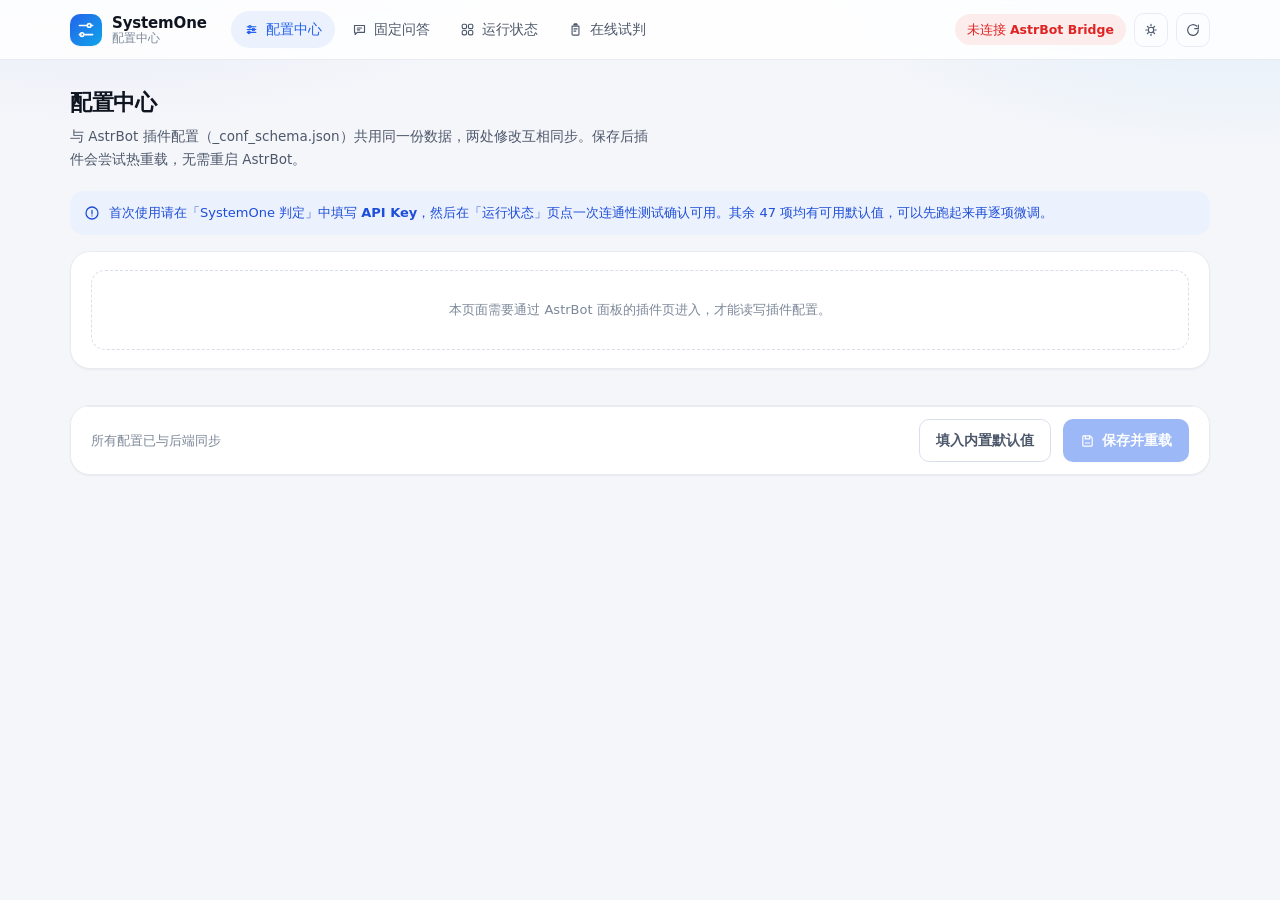
<file: pages/systemone-console/index.html>
<!DOCTYPE html>
<html lang="zh-CN" data-theme="light">
<head>
<meta charset="UTF-8">
<meta name="viewport" content="width=device-width, initial-scale=1.0">
<meta name="theme-color" id="theme-color" content="#f5f6fa">
<title>SystemOne · 配置中心</title>
<style id="boot-style">
  html, body { margin: 0; background: #f5f6fa; color: #0f1520; }
  html[data-theme="dark"], html[data-theme="dark"] body { background: #090c12; color: #e8edf6; }
</style>
<link rel="stylesheet" href="./style.css">
</head>
<body>
<a class="skip-link" href="#main">跳到主要内容</a>

<div class="app">
  <header class="appbar">
    <div class="appbar-inner">
      <a class="brand" href="#/config">
        <span class="brand-mark" aria-hidden="true">
          <svg viewBox="0 0 24 24" fill="none" stroke="currentColor" stroke-width="1.9" stroke-linecap="round" stroke-linejoin="round">
            <path d="M4 6.5h9.5M18 6.5h2M4 17.5h2M10.5 17.5H20"></path>
            <circle cx="15.8" cy="6.5" r="2.2"></circle>
            <circle cx="7.2" cy="17.5" r="2.2"></circle>
          </svg>
        </span>
        <span class="brand-text">
          <strong>SystemOne</strong>
          <em id="brand-version">配置中心</em>
        </span>
      </a>

      <nav class="nav-pills" aria-label="主导航">
        <a class="nav-pill" href="#/config" data-nav="config">
          <svg viewBox="0 0 24 24" fill="none" stroke="currentColor" stroke-width="1.8" stroke-linecap="round" stroke-linejoin="round" aria-hidden="true">
            <path d="M5 7.5h14M5 12h14M5 16.5h14"></path><circle cx="9.5" cy="7.5" r="2"></circle>
            <circle cx="15" cy="12" r="2"></circle><circle cx="8" cy="16.5" r="2"></circle>
          </svg>
          <span>配置中心</span>
          <span class="nav-badge nav-badge-warn" id="nav-dirty" hidden>未保存</span>
        </a>
        <a class="nav-pill" href="#/qa" data-nav="qa">
          <svg viewBox="0 0 24 24" fill="none" stroke="currentColor" stroke-width="1.8" stroke-linecap="round" stroke-linejoin="round" aria-hidden="true">
            <path d="M4 5.5h16v11H8.5L5 20v-3.5H4z"></path>
            <path d="M8.5 9.5h7M8.5 12.5h4"></path>
          </svg>
          <span>固定问答</span>
          <span class="nav-badge nav-badge-warn" id="qa-nav-dirty" hidden>未保存</span>
        </a>
        <a class="nav-pill" href="#/status" data-nav="status">
          <svg viewBox="0 0 24 24" fill="none" stroke="currentColor" stroke-width="1.8" stroke-linecap="round" stroke-linejoin="round" aria-hidden="true">
            <rect x="3.5" y="3.5" width="7" height="7" rx="2.2"></rect><rect x="13.5" y="3.5" width="7" height="7" rx="2.2"></rect>
            <rect x="3.5" y="13.5" width="7" height="7" rx="2.2"></rect><rect x="13.5" y="13.5" width="7" height="7" rx="2.2"></rect>
          </svg>
          <span>运行状态</span>
        </a>
        <a class="nav-pill" href="#/try" data-nav="try">
          <svg viewBox="0 0 24 24" fill="none" stroke="currentColor" stroke-width="1.8" stroke-linecap="round" stroke-linejoin="round" aria-hidden="true">
            <path d="M9 4.5h6M10 4.5V3h4v1.5"></path>
            <path d="M6.5 6.5h11v13a1.5 1.5 0 0 1-1.5 1.5H8a1.5 1.5 0 0 1-1.5-1.5v-13z"></path>
            <path d="M9.5 11h5M9.5 14.5h3"></path>
          </svg>
          <span>在线试判</span>
        </a>
      </nav>

      <div class="appbar-actions">
        <span class="status-chip" id="data-status" data-state="idle" aria-live="polite">等待加载</span>
        <button class="icon-btn" type="button" id="theme-toggle" aria-label="切换深浅色主题" title="切换深浅色主题">
          <svg viewBox="0 0 24 24" fill="none" stroke="currentColor" stroke-width="1.8" stroke-linecap="round" aria-hidden="true">
            <circle cx="12" cy="12" r="4.1"></circle>
            <path d="M12 3.6v1.9M12 18.5v1.9M4.3 12h1.9M17.8 12h1.9M6.6 6.6l1.3 1.3M16.1 16.1l1.3 1.3M17.4 6.6l-1.3 1.3M7.9 16.1l-1.3 1.3"></path>
          </svg>
        </button>
        <button class="icon-btn" type="button" id="refresh-btn" aria-label="刷新配置" title="刷新配置 (R)">
          <svg viewBox="0 0 24 24" fill="none" stroke="currentColor" stroke-width="1.8" stroke-linecap="round" stroke-linejoin="round" aria-hidden="true">
            <path d="M20 12a8 8 0 1 1-2.6-5.9"></path><path d="M20 4.6V10h-5.4"></path>
          </svg>
        </button>
      </div>
    </div>
  </header>

  <main class="main" id="main" tabindex="-1">
    <div class="container">

      <!-- ══ 配置中心 ══ -->
      <section data-view-panel="config">
        <div class="page-head">
          <h1>配置中心</h1>
          <p>与 AstrBot 插件配置（_conf_schema.json）共用同一份数据，两处修改互相同步。保存后插件会尝试热重载，无需重启 AstrBot。</p>
        </div>

        <div class="note">
          <svg viewBox="0 0 24 24" fill="none" stroke="currentColor" stroke-width="1.9" stroke-linecap="round" aria-hidden="true">
            <circle cx="12" cy="12" r="9"></circle><path d="M12 8.2v5.2M12 16.4h.01"></path>
          </svg>
          <span>首次使用请在「SystemOne 判定」中填写 <strong>API Key</strong>，然后在「运行状态」页点一次连通性测试确认可用。其余 47 项均有可用默认值，可以先跑起来再逐项微调。</span>
        </div>

        <div id="config-sections" class="view-loading">
          <div class="skeleton"></div>
          <div class="skeleton"></div>
          <div class="skeleton"></div>
        </div>

        <div class="card" style="margin-top:18px">
          <div class="action-bar">
            <span class="action-note" id="action-note">所有配置已与后端同步</span>
            <button class="btn btn-ghost" type="button" id="reload-defaults">填入内置默认值</button>
            <button class="btn btn-primary" type="button" id="save-btn" disabled>
              <svg viewBox="0 0 24 24" fill="none" stroke="currentColor" stroke-width="1.9" stroke-linecap="round" stroke-linejoin="round" aria-hidden="true">
                <path d="M5 4.5h11L19.5 8v11.5A1.5 1.5 0 0 1 18 21H6a1.5 1.5 0 0 1-1.5-1.5V6A1.5 1.5 0 0 1 6 4.5z"></path>
                <path d="M8.5 4.5v5h7v-5M8.5 16h7"></path>
              </svg>
              保存并重载
            </button>
          </div>
        </div>
      </section>

      <!-- ══ 固定问答表 ══ -->
      <section data-view-panel="qa" hidden>
        <div class="page-head">
          <h1>固定问答表</h1>
          <p>KeyReply 兼容的问答表。消息先经本地正则召回，命中才触发 Jev 审核，再由 LLM 围绕该条答案生成回复；未命中一律静默。</p>
        </div>

        <div class="card">
          <div class="card-head">
            <div>
              <h2>生效模式</h2>
              <p>由「配置中心 → 固定问答表 → 回复来源」决定</p>
            </div>
          </div>
          <div class="card-body">
            <div id="qa-mode-bar" class="qa-mode-bar"></div>
          </div>
        </div>

        <div class="card">
          <div class="card-head">
            <div>
              <h2>问答表</h2>
              <p>一张表可同时服务多个群（多群一域）；未单独配置的会话回退到全局默认表。点表格子上的 ⋯ 可编辑服务范围</p>
            </div>
            <div class="card-head-right">
              <button class="btn btn-ghost btn-sm" type="button" id="qa-add-scope">+ 新建群配置</button>
            </div>
          </div>
          <div class="card-body">
            <div id="qa-scope-bar"></div>
          </div>
        </div>

        <div class="card">
          <div class="card-head">
            <div>
              <h2>问答对</h2>
              <p>每个答案只写一次，可在其下挂多个问法（多 Q 一 A）</p>
            </div>
            <div class="card-head-right">
              <button class="btn btn-primary btn-sm" type="button" id="qa-import-btn">
                <svg viewBox="0 0 24 24" fill="none" stroke="currentColor" stroke-width="1.9" stroke-linecap="round" stroke-linejoin="round" aria-hidden="true">
                  <path d="M12 4.5v10M8 10.5l4 4 4-4"></path>
                  <path d="M5 17.5v1A1.5 1.5 0 0 0 6.5 20h11a1.5 1.5 0 0 0 1.5-1.5v-1"></path>
                </svg>
                一键复制 KeyReply 问答表
              </button>
            </div>
          </div>
          <div class="card-body">
            <div class="note" style="margin-bottom:14px">
              <svg viewBox="0 0 24 24" fill="none" stroke="currentColor" stroke-width="1.9" stroke-linecap="round" aria-hidden="true">
                <circle cx="12" cy="12" r="9"></circle><path d="M12 8.2v5.2M12 16.4h.01"></path>
              </svg>
              <span>「%」是通配符，代表任意内容。例如 <code>怎么安装%</code> 能命中「怎么安装插件」，<code>%今天%天气%</code> 能命中「我想了解今天的天气情况」。</span>
            </div>
            <div class="qa-import-row" id="qa-import-source">
              <span class="field-label">来源</span>
              <span class="field-meta" id="qa-import-hint">正在探测 KeyReply 数据文件…</span>
              <button class="btn btn-ghost btn-sm" type="button" id="qa-import-toggle">手动指定路径</button>
            </div>
            <div class="qa-import-row" id="qa-import-path-row" hidden>
              <input class="input input-mono" id="qa-import-path" type="text" placeholder="triggers.yml 完整路径（留空自动探测）">
            </div>
            <label class="qa-replace-row">
              <input type="checkbox" id="qa-import-replace">
              <span>覆盖模式：用 KeyReply 的问答表整体替换当前作用域（不勾选则按问题去重合并）</span>
            </label>

            <div id="qa-rows"></div>
            <div style="margin-top:14px">
              <button class="btn btn-ghost btn-sm" type="button" id="qa-add-row">新增一组（一 A 多 Q）</button>
            </div>
          </div>
          <div class="action-bar">
            <span class="action-note" id="qa-note">—</span>
            <button class="btn btn-primary" type="button" id="qa-save-btn" disabled>保存当前作用域</button>
          </div>
        </div>

        <div class="card">
          <div class="card-head">
            <div>
              <h2>命中测试</h2>
              <p>不会发送任何消息，也不会消耗 LLM 调用</p>
            </div>
          </div>
          <div class="card-body">
            <div class="qa-test-row">
              <input class="input" id="qa-test-input" type="text" placeholder="输入一条消息，看看会不会命中、命中哪一条">
              <button class="btn btn-primary" type="button" id="qa-test-btn">测试</button>
            </div>
            <div id="qa-test-result" style="margin-top:14px"></div>
          </div>
        </div>
      </section>

      <!-- ══ 运行状态 ══ -->
      <section data-view-panel="status" hidden>
        <div class="page-head">
          <h1>运行状态</h1>
          <p>当前生效的判定与回复策略，等价于群里的 <code>/systemone_status</code> 指令，但更完整且可一键测试连通性。</p>
        </div>

        <div class="card">
          <div class="card-head">
            <div>
              <h2>连通性与生效参数</h2>
              <p>修改配置后这里会同步刷新</p>
            </div>
            <div class="card-head-right">
              <button class="btn btn-ghost btn-sm" type="button" id="probe-btn">测试 SystemOne 连通性</button>
            </div>
          </div>
          <div class="card-body">
            <p class="note" id="probe-result" hidden style="margin-bottom:14px"></p>
            <div id="status-body">
              <div class="view-loading">
                <div class="skeleton"></div>
                <div class="skeleton"></div>
              </div>
            </div>
          </div>
        </div>
      </section>

      <!-- ══ 在线试判 ══ -->
      <section data-view-panel="try" hidden>
        <div class="page-head">
          <h1>在线试判</h1>
          <p>输入一段消息，用当前的 API Key、模型与允许类型配置真实调用一次 SystemOne，查看它会怎么判。不会触发任何真实回复。</p>
        </div>

        <div class="try-layout">
          <div class="card" style="margin-bottom:0">
            <div class="card-head">
              <div>
                <h2>试判输入</h2>
                <p>Ctrl / ⌘ + Enter 快速执行</p>
              </div>
            </div>
            <div class="card-body">
              <div class="field">
                <div class="field-head">
                  <label class="field-label" for="try-input">待判定的消息</label>
                  <span class="field-hint">例如「怎么安装 Docker？」</span>
                </div>
                <textarea class="textarea" id="try-input" rows="3" placeholder="输入一条群聊消息，试试 SystemOne 会怎么判"></textarea>
              </div>

              <div style="margin-top:16px">
                <div class="field-head" style="margin-bottom:8px">
                  <span class="field-label">模拟上下文（可选）</span>
                  <span class="field-hint">最多 10 条，用于验证上下文对判定的影响</span>
                </div>
                <div id="try-recent"></div>
                <button class="btn btn-ghost btn-sm" type="button" id="try-add-recent" style="margin-top:8px">添加一条上下文</button>
              </div>

              <button class="btn btn-primary" type="button" id="try-btn" style="margin-top:16px">
                <svg viewBox="0 0 24 24" fill="none" stroke="currentColor" stroke-width="1.9" stroke-linecap="round" stroke-linejoin="round" aria-hidden="true">
                  <path d="M5 12h13M13 6.5l5.5 5.5L13 17.5"></path>
                </svg>
                开始试判
              </button>
            </div>
          </div>

          <div class="card" style="margin-bottom:0">
            <div class="card-head">
              <div>
                <h2>结构化裁决结果</h2>
                <p>逐闸门展示判定链路</p>
              </div>
            </div>
            <div class="card-body">
              <div id="try-result"></div>
            </div>
          </div>
        </div>
      </section>

    </div>
  </main>
</div>

<div class="modal" id="qa-cfg-modal" role="dialog" aria-modal="true" aria-labelledby="qa-cfg-title" hidden>
  <div class="modal-card modal-card-sm">
    <header class="modal-head">
      <div>
        <h2 id="qa-cfg-title">编辑群配置</h2>
        <p>这张问答表会同时服务下面列出的所有群</p>
      </div>
      <button class="icon-btn" type="button" id="qa-cfg-close" aria-label="关闭">
        <svg viewBox="0 0 24 24" fill="none" stroke="currentColor" stroke-width="1.9" stroke-linecap="round" aria-hidden="true">
          <path d="M6 6l12 12M18 6L6 18"></path>
        </svg>
      </button>
    </header>
    <div class="modal-body">
      <div class="field">
        <div class="field-head">
          <label class="field-label" for="qa-cfg-name">配置名称（可选）</label>
          <span class="field-hint">留空则自动显示为「群聊表 · 群号」</span>
        </div>
        <input class="input" id="qa-cfg-name" type="text" placeholder="例如：技术交流群组">
      </div>

      <div class="field" style="margin-top:14px">
        <div class="field-head">
          <label class="field-label" for="qa-cfg-id">服务群号</label>
          <span class="field-hint">支持一次粘贴多个（换行或逗号分隔）</span>
        </div>
        <div class="qa-import-row">
          <input class="input input-mono" id="qa-cfg-id" type="text" placeholder="输入群号后按回车或点添加">
          <button class="btn btn-primary btn-sm" type="button" id="qa-cfg-add">添加</button>
        </div>
        <div class="chip-group" id="qa-cfg-ids" style="margin-top:10px"></div>
      </div>
    </div>
    <footer class="modal-foot">
      <button class="btn btn-danger btn-sm" type="button" id="qa-cfg-del" hidden>删除此表</button>
      <div class="modal-foot-right">
        <button class="btn btn-ghost" type="button" id="qa-cfg-cancel">取消</button>
        <button class="btn btn-primary" type="button" id="qa-cfg-save">保存</button>
      </div>
    </footer>
  </div>
</div>

<div class="toast-stack" id="toast-stack" aria-live="polite" aria-atomic="false"></div>

<script src="./js/data.js"></script>
<script src="./js/config.js"></script>
<script src="./js/qa.js"></script>
<script src="./js/views.js"></script>
<script src="./js/app.js"></script>
</body>
</html>
</file>
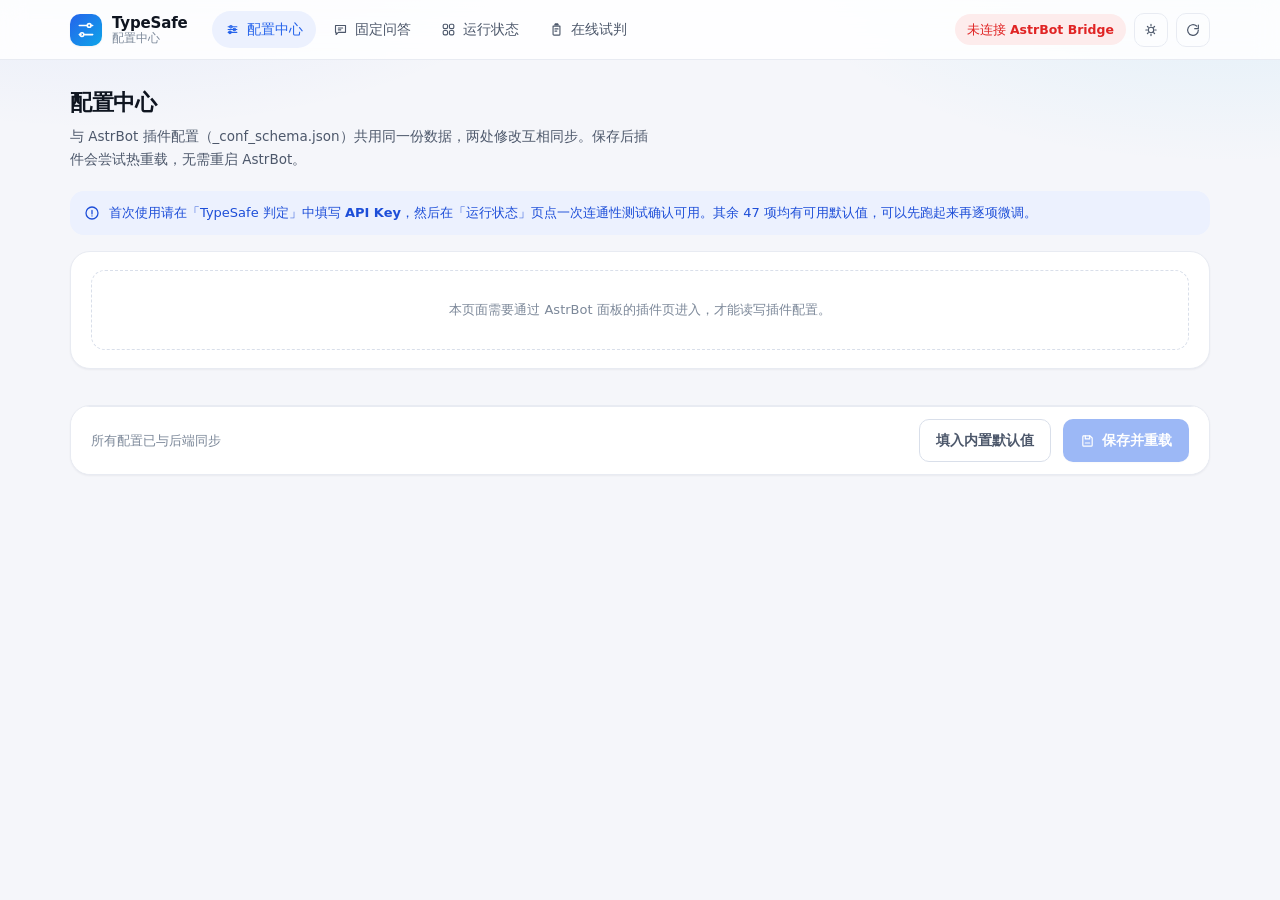
<file: pages/typesafe-console/index.html>
<!DOCTYPE html>
<html lang="zh-CN" data-theme="light">
<head>
<meta charset="UTF-8">
<meta name="viewport" content="width=device-width, initial-scale=1.0">
<meta name="theme-color" id="theme-color" content="#f5f6fa">
<title>TypeSafe · 配置中心</title>
<style id="boot-style">
  html, body { margin: 0; background: #f5f6fa; color: #0f1520; }
  html[data-theme="dark"], html[data-theme="dark"] body { background: #090c12; color: #e8edf6; }
</style>
<link rel="stylesheet" href="./style.css">
</head>
<body>
<a class="skip-link" href="#main">跳到主要内容</a>

<div class="app">
  <header class="appbar">
    <div class="appbar-inner">
      <a class="brand" href="#/config">
        <span class="brand-mark" aria-hidden="true">
          <svg viewBox="0 0 24 24" fill="none" stroke="currentColor" stroke-width="1.9" stroke-linecap="round" stroke-linejoin="round">
            <path d="M4 6.5h9.5M18 6.5h2M4 17.5h2M10.5 17.5H20"></path>
            <circle cx="15.8" cy="6.5" r="2.2"></circle>
            <circle cx="7.2" cy="17.5" r="2.2"></circle>
          </svg>
        </span>
        <span class="brand-text">
          <strong>TypeSafe</strong>
          <em id="brand-version">配置中心</em>
        </span>
      </a>

      <nav class="nav-pills" aria-label="主导航">
        <a class="nav-pill" href="#/config" data-nav="config">
          <svg viewBox="0 0 24 24" fill="none" stroke="currentColor" stroke-width="1.8" stroke-linecap="round" stroke-linejoin="round" aria-hidden="true">
            <path d="M5 7.5h14M5 12h14M5 16.5h14"></path><circle cx="9.5" cy="7.5" r="2"></circle>
            <circle cx="15" cy="12" r="2"></circle><circle cx="8" cy="16.5" r="2"></circle>
          </svg>
          <span>配置中心</span>
          <span class="nav-badge nav-badge-warn" id="nav-dirty" hidden>未保存</span>
        </a>
        <a class="nav-pill" href="#/qa" data-nav="qa">
          <svg viewBox="0 0 24 24" fill="none" stroke="currentColor" stroke-width="1.8" stroke-linecap="round" stroke-linejoin="round" aria-hidden="true">
            <path d="M4 5.5h16v11H8.5L5 20v-3.5H4z"></path>
            <path d="M8.5 9.5h7M8.5 12.5h4"></path>
          </svg>
          <span>固定问答</span>
          <span class="nav-badge nav-badge-warn" id="qa-nav-dirty" hidden>未保存</span>
        </a>
        <a class="nav-pill" href="#/status" data-nav="status">
          <svg viewBox="0 0 24 24" fill="none" stroke="currentColor" stroke-width="1.8" stroke-linecap="round" stroke-linejoin="round" aria-hidden="true">
            <rect x="3.5" y="3.5" width="7" height="7" rx="2.2"></rect><rect x="13.5" y="3.5" width="7" height="7" rx="2.2"></rect>
            <rect x="3.5" y="13.5" width="7" height="7" rx="2.2"></rect><rect x="13.5" y="13.5" width="7" height="7" rx="2.2"></rect>
          </svg>
          <span>运行状态</span>
        </a>
        <a class="nav-pill" href="#/try" data-nav="try">
          <svg viewBox="0 0 24 24" fill="none" stroke="currentColor" stroke-width="1.8" stroke-linecap="round" stroke-linejoin="round" aria-hidden="true">
            <path d="M9 4.5h6M10 4.5V3h4v1.5"></path>
            <path d="M6.5 6.5h11v13a1.5 1.5 0 0 1-1.5 1.5H8a1.5 1.5 0 0 1-1.5-1.5v-13z"></path>
            <path d="M9.5 11h5M9.5 14.5h3"></path>
          </svg>
          <span>在线试判</span>
        </a>
      </nav>

      <div class="appbar-actions">
        <span class="status-chip" id="data-status" data-state="idle" aria-live="polite">等待加载</span>
        <button class="icon-btn" type="button" id="theme-toggle" aria-label="切换深浅色主题" title="切换深浅色主题">
          <svg viewBox="0 0 24 24" fill="none" stroke="currentColor" stroke-width="1.8" stroke-linecap="round" aria-hidden="true">
            <circle cx="12" cy="12" r="4.1"></circle>
            <path d="M12 3.6v1.9M12 18.5v1.9M4.3 12h1.9M17.8 12h1.9M6.6 6.6l1.3 1.3M16.1 16.1l1.3 1.3M17.4 6.6l-1.3 1.3M7.9 16.1l-1.3 1.3"></path>
          </svg>
        </button>
        <button class="icon-btn" type="button" id="refresh-btn" aria-label="刷新配置" title="刷新配置 (R)">
          <svg viewBox="0 0 24 24" fill="none" stroke="currentColor" stroke-width="1.8" stroke-linecap="round" stroke-linejoin="round" aria-hidden="true">
            <path d="M20 12a8 8 0 1 1-2.6-5.9"></path><path d="M20 4.6V10h-5.4"></path>
          </svg>
        </button>
      </div>
    </div>
  </header>

  <main class="main" id="main" tabindex="-1">
    <div class="container">

      <!-- ══ 配置中心 ══ -->
      <section data-view-panel="config">
        <div class="page-head">
          <h1>配置中心</h1>
          <p>与 AstrBot 插件配置（_conf_schema.json）共用同一份数据，两处修改互相同步。保存后插件会尝试热重载，无需重启 AstrBot。</p>
        </div>

        <div class="note">
          <svg viewBox="0 0 24 24" fill="none" stroke="currentColor" stroke-width="1.9" stroke-linecap="round" aria-hidden="true">
            <circle cx="12" cy="12" r="9"></circle><path d="M12 8.2v5.2M12 16.4h.01"></path>
          </svg>
          <span>首次使用请在「TypeSafe 判定」中填写 <strong>API Key</strong>，然后在「运行状态」页点一次连通性测试确认可用。其余 47 项均有可用默认值，可以先跑起来再逐项微调。</span>
        </div>

        <div id="config-sections" class="view-loading">
          <div class="skeleton"></div>
          <div class="skeleton"></div>
          <div class="skeleton"></div>
        </div>

        <div class="card" style="margin-top:18px">
          <div class="action-bar">
            <span class="action-note" id="action-note">所有配置已与后端同步</span>
            <button class="btn btn-ghost" type="button" id="reload-defaults">填入内置默认值</button>
            <button class="btn btn-primary" type="button" id="save-btn" disabled>
              <svg viewBox="0 0 24 24" fill="none" stroke="currentColor" stroke-width="1.9" stroke-linecap="round" stroke-linejoin="round" aria-hidden="true">
                <path d="M5 4.5h11L19.5 8v11.5A1.5 1.5 0 0 1 18 21H6a1.5 1.5 0 0 1-1.5-1.5V6A1.5 1.5 0 0 1 6 4.5z"></path>
                <path d="M8.5 4.5v5h7v-5M8.5 16h7"></path>
              </svg>
              保存并重载
            </button>
          </div>
        </div>
      </section>

      <!-- ══ 固定问答表 ══ -->
      <section data-view-panel="qa" hidden>
        <div class="page-head">
          <h1>固定问答表</h1>
          <p>KeyReply 兼容的问答表。消息先经本地正则召回，命中才触发 Jev 审核，再由 LLM 围绕该条答案生成回复；未命中一律静默。</p>
        </div>

        <div class="card">
          <div class="card-head">
            <div>
              <h2>生效模式</h2>
              <p>由「配置中心 → 固定问答表 → 回复来源」决定</p>
            </div>
          </div>
          <div class="card-body">
            <div id="qa-mode-bar" class="qa-mode-bar"></div>
          </div>
        </div>

        <div class="card">
          <div class="card-head">
            <div>
              <h2>问答表</h2>
              <p>一张表可同时服务多个群（多群一域）；未单独配置的会话回退到全局默认表。点表格子上的 ⋯ 可编辑服务范围</p>
            </div>
            <div class="card-head-right">
              <button class="btn btn-ghost btn-sm" type="button" id="qa-add-scope">+ 新建群配置</button>
            </div>
          </div>
          <div class="card-body">
            <div id="qa-scope-bar"></div>
          </div>
        </div>

        <div class="card">
          <div class="card-head">
            <div>
              <h2>问答对</h2>
              <p>每个答案只写一次，可在其下挂多个问法（多 Q 一 A）</p>
            </div>
            <div class="card-head-right">
              <button class="btn btn-primary btn-sm" type="button" id="qa-import-btn">
                <svg viewBox="0 0 24 24" fill="none" stroke="currentColor" stroke-width="1.9" stroke-linecap="round" stroke-linejoin="round" aria-hidden="true">
                  <path d="M12 4.5v10M8 10.5l4 4 4-4"></path>
                  <path d="M5 17.5v1A1.5 1.5 0 0 0 6.5 20h11a1.5 1.5 0 0 0 1.5-1.5v-1"></path>
                </svg>
                一键复制 KeyReply 问答表
              </button>
            </div>
          </div>
          <div class="card-body">
            <div class="note" style="margin-bottom:14px">
              <svg viewBox="0 0 24 24" fill="none" stroke="currentColor" stroke-width="1.9" stroke-linecap="round" aria-hidden="true">
                <circle cx="12" cy="12" r="9"></circle><path d="M12 8.2v5.2M12 16.4h.01"></path>
              </svg>
              <span>「%」是通配符，代表任意内容。例如 <code>怎么安装%</code> 能命中「怎么安装插件」，<code>%今天%天气%</code> 能命中「我想了解今天的天气情况」。</span>
            </div>
            <div class="qa-import-row" id="qa-import-source">
              <span class="field-label">来源</span>
              <span class="field-meta" id="qa-import-hint">正在探测 KeyReply 数据文件…</span>
              <button class="btn btn-ghost btn-sm" type="button" id="qa-import-toggle">手动指定路径</button>
            </div>
            <div class="qa-import-row" id="qa-import-path-row" hidden>
              <input class="input input-mono" id="qa-import-path" type="text" placeholder="triggers.yml 完整路径（留空自动探测）">
            </div>
            <label class="qa-replace-row">
              <input type="checkbox" id="qa-import-replace">
              <span>覆盖模式：用 KeyReply 的问答表整体替换当前作用域（不勾选则按问题去重合并）</span>
            </label>

            <div id="qa-rows"></div>
            <div style="margin-top:14px">
              <button class="btn btn-ghost btn-sm" type="button" id="qa-add-row">新增一组（一 A 多 Q）</button>
            </div>
          </div>
          <div class="action-bar">
            <span class="action-note" id="qa-note">—</span>
            <button class="btn btn-primary" type="button" id="qa-save-btn" disabled>保存当前作用域</button>
          </div>
        </div>

        <div class="card">
          <div class="card-head">
            <div>
              <h2>命中测试</h2>
              <p>不会发送任何消息，也不会消耗 LLM 调用</p>
            </div>
          </div>
          <div class="card-body">
            <div class="qa-test-row">
              <input class="input" id="qa-test-input" type="text" placeholder="输入一条消息，看看会不会命中、命中哪一条">
              <button class="btn btn-primary" type="button" id="qa-test-btn">测试</button>
            </div>
            <div id="qa-test-result" style="margin-top:14px"></div>
          </div>
        </div>
      </section>

      <!-- ══ 运行状态 ══ -->
      <section data-view-panel="status" hidden>
        <div class="page-head">
          <h1>运行状态</h1>
          <p>当前生效的判定与回复策略，等价于群里的 <code>/typesafe_status</code> 指令，但更完整且可一键测试连通性。</p>
        </div>

        <div class="card">
          <div class="card-head">
            <div>
              <h2>连通性与生效参数</h2>
              <p>修改配置后这里会同步刷新</p>
            </div>
            <div class="card-head-right">
              <button class="btn btn-ghost btn-sm" type="button" id="probe-btn">测试 TypeSafe 连通性</button>
            </div>
          </div>
          <div class="card-body">
            <p class="note" id="probe-result" hidden style="margin-bottom:14px"></p>
            <div id="status-body">
              <div class="view-loading">
                <div class="skeleton"></div>
                <div class="skeleton"></div>
              </div>
            </div>
          </div>
        </div>
      </section>

      <!-- ══ 在线试判 ══ -->
      <section data-view-panel="try" hidden>
        <div class="page-head">
          <h1>在线试判</h1>
          <p>输入一段消息，用当前的 API Key、模型与允许类型配置真实调用一次 TypeSafe，查看它会怎么判。不会触发任何真实回复。</p>
        </div>

        <div class="try-layout">
          <div class="card" style="margin-bottom:0">
            <div class="card-head">
              <div>
                <h2>试判输入</h2>
                <p>Ctrl / ⌘ + Enter 快速执行</p>
              </div>
            </div>
            <div class="card-body">
              <div class="field">
                <div class="field-head">
                  <label class="field-label" for="try-input">待判定的消息</label>
                  <span class="field-hint">例如「怎么安装 Docker？」</span>
                </div>
                <textarea class="textarea" id="try-input" rows="3" placeholder="输入一条群聊消息，试试 TypeSafe 会怎么判"></textarea>
              </div>

              <div style="margin-top:16px">
                <div class="field-head" style="margin-bottom:8px">
                  <span class="field-label">模拟上下文（可选）</span>
                  <span class="field-hint">最多 10 条，用于验证上下文对判定的影响</span>
                </div>
                <div id="try-recent"></div>
                <button class="btn btn-ghost btn-sm" type="button" id="try-add-recent" style="margin-top:8px">添加一条上下文</button>
              </div>

              <button class="btn btn-primary" type="button" id="try-btn" style="margin-top:16px">
                <svg viewBox="0 0 24 24" fill="none" stroke="currentColor" stroke-width="1.9" stroke-linecap="round" stroke-linejoin="round" aria-hidden="true">
                  <path d="M5 12h13M13 6.5l5.5 5.5L13 17.5"></path>
                </svg>
                开始试判
              </button>
            </div>
          </div>

          <div class="card" style="margin-bottom:0">
            <div class="card-head">
              <div>
                <h2>结构化裁决结果</h2>
                <p>逐闸门展示判定链路</p>
              </div>
            </div>
            <div class="card-body">
              <div id="try-result"></div>
            </div>
          </div>
        </div>
      </section>

    </div>
  </main>
</div>

<div class="modal" id="qa-cfg-modal" role="dialog" aria-modal="true" aria-labelledby="qa-cfg-title" hidden>
  <div class="modal-card modal-card-sm">
    <header class="modal-head">
      <div>
        <h2 id="qa-cfg-title">编辑群配置</h2>
        <p>这张问答表会同时服务下面列出的所有群</p>
      </div>
      <button class="icon-btn" type="button" id="qa-cfg-close" aria-label="关闭">
        <svg viewBox="0 0 24 24" fill="none" stroke="currentColor" stroke-width="1.9" stroke-linecap="round" aria-hidden="true">
          <path d="M6 6l12 12M18 6L6 18"></path>
        </svg>
      </button>
    </header>
    <div class="modal-body">
      <div class="field">
        <div class="field-head">
          <label class="field-label" for="qa-cfg-name">配置名称（可选）</label>
          <span class="field-hint">留空则自动显示为「群聊表 · 群号」</span>
        </div>
        <input class="input" id="qa-cfg-name" type="text" placeholder="例如：技术交流群组">
      </div>

      <div class="field" style="margin-top:14px">
        <div class="field-head">
          <label class="field-label" for="qa-cfg-id">服务群号</label>
          <span class="field-hint">支持一次粘贴多个（换行或逗号分隔）</span>
        </div>
        <div class="qa-import-row">
          <input class="input input-mono" id="qa-cfg-id" type="text" placeholder="输入群号后按回车或点添加">
          <button class="btn btn-primary btn-sm" type="button" id="qa-cfg-add">添加</button>
        </div>
        <div class="chip-group" id="qa-cfg-ids" style="margin-top:10px"></div>
      </div>
    </div>
    <footer class="modal-foot">
      <button class="btn btn-danger btn-sm" type="button" id="qa-cfg-del" hidden>删除此表</button>
      <div class="modal-foot-right">
        <button class="btn btn-ghost" type="button" id="qa-cfg-cancel">取消</button>
        <button class="btn btn-primary" type="button" id="qa-cfg-save">保存</button>
      </div>
    </footer>
  </div>
</div>

<div class="toast-stack" id="toast-stack" aria-live="polite" aria-atomic="false"></div>

<script src="./js/data.js"></script>
<script src="./js/config.js"></script>
<script src="./js/qa.js"></script>
<script src="./js/views.js"></script>
<script src="./js/app.js"></script>
</body>
</html>
</file>
<file: pages/systemone-console/style.css>
/* ============================================================
   SystemOne 配置中心
   骨架：令牌 → 顶栏 → 卡片 → 控件 → 状态/试判 → 响应式
   ============================================================ */

/* ── 令牌 ───────────────────────────────────────────────── */
:root {
  color-scheme: light;

  --bg: #f5f6fa;
  --mesh: radial-gradient(720px 340px at 8% -12%, rgba(37, 99, 235, .10), transparent 70%),
          radial-gradient(680px 320px at 96% -6%, rgba(14, 165, 233, .10), transparent 68%);
  --card: #ffffff;
  --card-sunken: #f7f8fc;
  --line: #e8ebf2;
  --line-strong: #d9dfea;

  --text: #0f1520;
  --text-2: #4d586b;
  --text-3: #7c8899;

  --brand: #2563eb;
  --brand-strong: #1d4ed8;
  --brand-soft: #ecf1fe;
  --accent: #0ea5e9;
  --accent-soft: #e7f5fd;
  --success: #0e9f6e;
  --success-soft: #e6f7f1;
  --danger: #e02424;
  --danger-soft: #fdecec;
  --warning: #b45309;
  --warning-soft: #fdf2e2;

  --r-xs: 8px;
  --r-sm: 10px;
  --r-md: 14px;
  --r-lg: 20px;
  --r-pill: 999px;

  --shadow-1: 0 1px 2px rgba(15, 21, 32, .05);
  --shadow-2: 0 6px 20px -8px rgba(15, 21, 32, .18);

  --ring: 0 0 0 3px rgba(37, 99, 235, .2);
  --appbar-h: 60px;
}

html[data-theme="dark"] {
  color-scheme: dark;

  --bg: #090c12;
  --mesh: radial-gradient(720px 340px at 8% -12%, rgba(59, 130, 246, .16), transparent 70%),
          radial-gradient(680px 320px at 96% -6%, rgba(14, 165, 233, .12), transparent 68%);
  --card: #111722;
  --card-sunken: #0d131d;
  --line: #1e2735;
  --line-strong: #2d394d;

  --text: #e9eef7;
  --text-2: #a7b3c6;
  --text-3: #78869c;

  --brand: #6c9bff;
  --brand-strong: #8fb2ff;
  --brand-soft: #16223a;
  --accent: #38bdf8;
  --accent-soft: #102a3a;
  --success: #3ddc97;
  --success-soft: #0f2e26;
  --danger: #fb7185;
  --danger-soft: #33161d;
  --warning: #fbbf24;
  --warning-soft: #31260f;

  --shadow-1: 0 1px 2px rgba(0, 0, 0, .5);
  --shadow-2: 0 8px 24px -10px rgba(0, 0, 0, .7);

  --ring: 0 0 0 3px rgba(108, 155, 255, .26);
}

/* ── 基础 ───────────────────────────────────────────────── */
*, *::before, *::after { box-sizing: border-box; }
html { -webkit-text-size-adjust: 100%; scroll-behavior: smooth; }

body {
  margin: 0;
  min-width: 320px;
  min-height: 100vh;
  background-color: var(--bg);
  background-image: var(--mesh);
  background-repeat: no-repeat;
  background-attachment: fixed;
  color: var(--text);
  font-family: "Segoe UI", "Microsoft YaHei", system-ui, -apple-system, sans-serif;
  font-size: 14px;
  line-height: 1.7;
  -webkit-font-smoothing: antialiased;
  touch-action: manipulation;
  -webkit-tap-highlight-color: transparent;
}

h1, h2, h3, p, figure { margin: 0; }
button, input, select, textarea { font: inherit; color: inherit; }
button { background: none; border: 0; padding: 0; cursor: pointer; }
button:disabled { cursor: not-allowed; opacity: .45; }
a { color: inherit; text-decoration: none; }
svg { display: block; width: 100%; height: 100%; }
[hidden] { display: none !important; }

.skip-link {
  position: absolute; left: -999px; top: 8px; z-index: 60;
  padding: 8px 14px; border-radius: var(--r-sm);
  background: var(--brand); color: #fff; font-weight: 600;
}
.skip-link:focus { left: 12px; }

:focus-visible { outline: none; box-shadow: var(--ring); border-radius: var(--r-xs); }

/* ── 顶栏 ───────────────────────────────────────────────── */
.appbar {
  position: sticky; top: 0; z-index: 40;
  height: var(--appbar-h);
  border-bottom: 1px solid var(--line);
  background: color-mix(in srgb, var(--card) 86%, transparent);
  backdrop-filter: blur(12px);
}

.appbar-inner {
  display: flex; align-items: center; gap: 16px;
  height: 100%; max-width: 1180px; margin: 0 auto; padding: 0 20px;
}

.brand { display: flex; align-items: center; gap: 10px; min-width: 0; }

.brand-mark {
  display: grid; place-items: center; flex: none;
  width: 32px; height: 32px; padding: 6px;
  border-radius: var(--r-sm);
  background: linear-gradient(135deg, var(--brand), var(--accent));
  color: #fff;
  box-shadow: var(--shadow-1);
}

.brand-text { display: flex; flex-direction: column; line-height: 1.2; min-width: 0; }
.brand-text strong { font-size: 15px; font-weight: 650; letter-spacing: -.01em; }
.brand-text em { font-style: normal; font-size: 11.5px; color: var(--text-3); }

.nav-pills { display: flex; align-items: center; gap: 4px; margin-left: 8px; }

.nav-pill {
  display: inline-flex; align-items: center; gap: 7px;
  padding: 7px 13px; border-radius: var(--r-pill);
  color: var(--text-2); font-size: 13.5px; font-weight: 550;
  transition: background .16s ease, color .16s ease;
}
.nav-pill svg { width: 15px; height: 15px; flex: none; }
.nav-pill:hover { background: var(--card-sunken); color: var(--text); }
.nav-pill.is-active { background: var(--brand-soft); color: var(--brand); }

.nav-badge {
  padding: 1px 6px; border-radius: var(--r-pill);
  background: var(--card-sunken); color: var(--text-3);
  font-size: 11px; font-weight: 600;
}
.nav-pill.is-active .nav-badge { background: var(--card); color: var(--brand); }
.nav-badge-warn { background: var(--warning-soft); color: var(--warning); }

.appbar-actions { display: flex; align-items: center; gap: 8px; margin-left: auto; }

.status-chip {
  padding: 4px 11px; border-radius: var(--r-pill);
  border: 1px solid var(--line);
  background: var(--card-sunken);
  color: var(--text-2); font-size: 12.5px; font-weight: 550;
  max-width: 220px; overflow: hidden; text-overflow: ellipsis; white-space: nowrap;
}
.status-chip[data-state="success"] { background: var(--success-soft); color: var(--success); border-color: transparent; }
.status-chip[data-state="error"] { background: var(--danger-soft); color: var(--danger); border-color: transparent; }
.status-chip[data-state="busy"] { background: var(--brand-soft); color: var(--brand); border-color: transparent; }

.icon-btn {
  display: grid; place-items: center;
  width: 34px; height: 34px; padding: 8px;
  border-radius: var(--r-sm);
  border: 1px solid var(--line);
  color: var(--text-2);
  transition: background .16s ease, color .16s ease, border-color .16s ease;
}
.icon-btn:hover { background: var(--card-sunken); color: var(--text); border-color: var(--line-strong); }
.icon-btn.is-busy svg { animation: spin 900ms linear infinite; }

@keyframes spin { to { transform: rotate(360deg); } }
@media (prefers-reduced-motion: reduce) {
  .icon-btn.is-busy svg { animation: none; }
  html { scroll-behavior: auto; }
}

/* ── 主体 ───────────────────────────────────────────────── */
.main { padding: 24px 0 64px; }
.container { max-width: 1180px; margin: 0 auto; padding: 0 20px; }

.page-head { margin-bottom: 20px; }
.page-head h1 { font-size: 22px; font-weight: 680; letter-spacing: -.014em; }
.page-head p { color: var(--text-2); font-size: 13.5px; margin-top: 4px; max-width: 68ch; }

.card {
  border: 1px solid var(--line);
  border-radius: var(--r-lg);
  background: var(--card);
  box-shadow: var(--shadow-1);
  margin-bottom: 18px;
  overflow: hidden;
}

.card-head {
  display: flex; align-items: flex-start; gap: 12px;
  padding: 16px 20px;
  border-bottom: 1px solid var(--line);
  background: var(--card-sunken);
}
.card-head h2 { font-size: 15.5px; font-weight: 650; letter-spacing: -.008em; }
.card-head p { color: var(--text-3); font-size: 12.5px; margin-top: 2px; }
.card-head-right { margin-left: auto; display: flex; align-items: center; gap: 8px; }
.card-body { padding: 18px 20px; }

.note {
  display: flex; gap: 9px;
  padding: 11px 14px; margin-bottom: 16px;
  border-radius: var(--r-md);
  background: var(--brand-soft); color: var(--brand-strong);
  font-size: 13px; line-height: 1.65;
}
.note svg { width: 16px; height: 16px; flex: none; margin-top: 3px; }
.note.is-warn { background: var(--warning-soft); color: var(--warning); }
.note.is-danger { background: var(--danger-soft); color: var(--danger); }

/* ── 表单栅格 ───────────────────────────────────────────── */
.grid-2 { display: grid; grid-template-columns: repeat(2, minmax(0, 1fr)); gap: 16px; }
.grid-3 { display: grid; grid-template-columns: repeat(3, minmax(0, 1fr)); gap: 16px; }
.field-wide { grid-column: 1 / -1; }

.field { display: flex; flex-direction: column; gap: 6px; min-width: 0; }
.field-head { display: flex; align-items: baseline; gap: 8px; flex-wrap: wrap; }
.field-label { font-size: 13px; font-weight: 600; }
.field-hint { color: var(--text-3); font-size: 12px; }
.field-desc { color: var(--text-3); font-size: 12px; line-height: 1.6; }
.field-meta { color: var(--text-3); font-size: 11.5px; font-variant-numeric: tabular-nums; }

.input, .select, .textarea {
  width: 100%;
  padding: 9px 12px;
  border: 1px solid var(--line-strong);
  border-radius: var(--r-sm);
  background: var(--card);
  color: var(--text);
  transition: border-color .16s ease, box-shadow .16s ease;
}
.input:hover, .select:hover, .textarea:hover { border-color: var(--text-3); }
.input:focus, .select:focus, .textarea:focus {
  outline: none; border-color: var(--brand); box-shadow: var(--ring);
}
.input:disabled, .select:disabled, .textarea:disabled {
  background: var(--card-sunken); color: var(--text-3); cursor: not-allowed;
}
.input-mono { font-family: ui-monospace, "Cascadia Code", Consolas, monospace; font-size: 12.5px; }
.textarea { min-height: 92px; resize: vertical; line-height: 1.65; }
.input-sm { width: 96px; }

.select { appearance: none; padding-right: 32px; background-repeat: no-repeat;
  background-position: right 11px center; background-size: 11px;
  background-image: url("data:image/svg+xml,%3Csvg xmlns='http://www.w3.org/2000/svg' viewBox='0 0 12 8' fill='none' stroke='%237c8899' stroke-width='1.6' stroke-linecap='round'%3E%3Cpath d='M1.5 2.5L6 6.5l4.5-4'/%3E%3C/svg%3E");
}

.switch-row {
  display: flex; align-items: center; gap: 12px;
  padding: 11px 13px;
  border: 1px solid var(--line);
  border-radius: var(--r-md);
  background: var(--card-sunken);
  cursor: pointer;
}
.switch-row:hover { border-color: var(--line-strong); }
.switch-row .switch-text { display: flex; flex-direction: column; gap: 2px; min-width: 0; }
.switch-row .switch-text b { font-size: 13px; font-weight: 600; }
.switch-row .switch-text span { color: var(--text-3); font-size: 12px; }

.switch { position: relative; flex: none; width: 40px; height: 22px; margin-left: auto; }
.switch input { position: absolute; opacity: 0; width: 100%; height: 100%; margin: 0; cursor: pointer; }
.switch-track {
  position: absolute; inset: 0;
  border-radius: var(--r-pill);
  background: var(--line-strong);
  transition: background .18s ease;
  pointer-events: none;
}
.switch-track::after {
  content: ""; position: absolute; top: 3px; left: 3px;
  width: 16px; height: 16px; border-radius: 50%;
  background: #fff; box-shadow: var(--shadow-1);
  transition: transform .18s ease;
}
.switch input:checked + .switch-track { background: var(--brand); }
.switch input:checked + .switch-track::after { transform: translateX(18px); }
.switch input:focus-visible + .switch-track { box-shadow: var(--ring); }

/* 多选（意图类型） */
.chip-group { display: flex; flex-wrap: wrap; gap: 8px; }
.chip {
  display: inline-flex; align-items: center; gap: 6px;
  padding: 6px 12px;
  border: 1px solid var(--line-strong);
  border-radius: var(--r-pill);
  background: var(--card);
  color: var(--text-2); font-size: 13px;
  cursor: pointer;
  transition: background .16s ease, color .16s ease, border-color .16s ease;
}
.chip:hover { border-color: var(--brand); color: var(--text); }
.chip input { position: absolute; opacity: 0; pointer-events: none; }
.chip.is-checked { background: var(--brand-soft); border-color: var(--brand); color: var(--brand); font-weight: 600; }
.chip.is-checked::before { content: "✓"; font-size: 11px; }
.chip-actions { display: flex; gap: 8px; margin-top: 10px; }

/* ── 按钮 ───────────────────────────────────────────────── */
.btn {
  display: inline-flex; align-items: center; gap: 7px;
  padding: 9px 16px;
  border-radius: var(--r-sm);
  border: 1px solid transparent;
  font-size: 13.5px; font-weight: 600;
  transition: background .16s ease, border-color .16s ease, color .16s ease, transform .1s ease;
}
.btn svg { width: 15px; height: 15px; flex: none; }
.btn:active:not(:disabled) { transform: translateY(1px); }
.btn-primary { background: var(--brand); color: #fff; box-shadow: var(--shadow-1); }
.btn-primary:hover:not(:disabled) { background: var(--brand-strong); }
.btn-ghost { border-color: var(--line-strong); background: var(--card); color: var(--text-2); }
.btn-ghost:hover:not(:disabled) { background: var(--card-sunken); color: var(--text); }
.btn-danger { border-color: var(--danger); background: var(--card); color: var(--danger); }
.btn-danger-solid { background: var(--danger); color: #fff; box-shadow: var(--shadow-1); }
.btn-danger-solid:hover:not(:disabled) { background: #b91c1c; }
html[data-theme="dark"] .btn-danger-solid:hover:not(:disabled) { background: #e11d48; }
.btn-danger:hover:not(:disabled) { background: var(--danger-soft); }
.btn-sm { padding: 6px 12px; font-size: 12.5px; }
.btn.is-busy { position: relative; color: transparent !important; }
.btn.is-busy::after {
  content: ""; position: absolute; inset: 0; margin: auto;
  width: 14px; height: 14px; border-radius: 50%;
  border: 2px solid currentColor; border-top-color: transparent;
  color: #fff; animation: spin 700ms linear infinite;
}
.btn-ghost.is-busy::after { color: var(--text-2); }

.action-bar {
  position: sticky; bottom: 0; z-index: 30;
  display: flex; align-items: center; gap: 12px;
  padding: 12px 20px;
  border-top: 1px solid var(--line);
  background: color-mix(in srgb, var(--card) 92%, transparent);
  backdrop-filter: blur(10px);
}
.action-bar .action-note { color: var(--text-3); font-size: 12.5px; margin-right: auto; }

/* ── 状态页 ─────────────────────────────────────────────── */
.stat-grid { display: grid; grid-template-columns: repeat(4, minmax(0, 1fr)); gap: 12px; }
.stat {
  padding: 13px 15px;
  border: 1px solid var(--line);
  border-radius: var(--r-md);
  background: var(--card-sunken);
}
.stat-label { color: var(--text-3); font-size: 12px; }
.stat-value {
  font-size: 20px; font-weight: 680; letter-spacing: -.012em;
  font-variant-numeric: tabular-nums; margin-top: 2px;
  overflow: hidden; text-overflow: ellipsis; white-space: nowrap;
}
.stat-sub { color: var(--text-3); font-size: 11.5px; margin-top: 1px; }

.kv { display: grid; grid-template-columns: minmax(120px, 180px) minmax(0, 1fr); gap: 0; }
.kv > dt, .kv > dd {
  padding: 9px 0; margin: 0; border-bottom: 1px solid var(--line); font-size: 13px;
}
.kv > dt { color: var(--text-3); }
.kv > dd { color: var(--text); word-break: break-word; }
.kv > dt:last-of-type, .kv > dd:last-of-type { border-bottom: 0; }

.pill {
  display: inline-flex; align-items: center; gap: 5px;
  padding: 2px 9px; border-radius: var(--r-pill);
  font-size: 12px; font-weight: 600;
}
.pill-ok { background: var(--success-soft); color: var(--success); }
.pill-warn { background: var(--warning-soft); color: var(--warning); }
.pill-bad { background: var(--danger-soft); color: var(--danger); }
.pill-mute { background: var(--card-sunken); color: var(--text-3); }
.pill-brand { background: var(--brand-soft); color: var(--brand); }

.meter { height: 6px; border-radius: var(--r-pill); background: var(--line); overflow: hidden; margin-top: 6px; }
.meter > span { display: block; height: 100%; border-radius: var(--r-pill); background: var(--brand); transition: width .3s ease; }

/* ── 试判页 ─────────────────────────────────────────────── */
.try-layout { display: grid; grid-template-columns: minmax(0, 1fr) minmax(0, 1fr); gap: 18px; align-items: start; }

.verdict {
  display: flex; align-items: center; gap: 12px;
  padding: 14px 16px; border-radius: var(--r-md);
  border: 1px solid var(--line); background: var(--card-sunken);
}
.verdict.is-yes { border-color: transparent; background: var(--success-soft); }
.verdict.is-no { border-color: transparent; background: var(--card-sunken); }
.verdict-icon { display: grid; place-items: center; width: 34px; height: 34px; padding: 7px; border-radius: 50%; flex: none; background: var(--card); }
.verdict.is-yes .verdict-icon { color: var(--success); }
.verdict.is-no .verdict-icon { color: var(--text-3); }
.verdict-text b { font-size: 15px; font-weight: 680; display: block; }
.verdict-text span { color: var(--text-2); font-size: 12.5px; }

.gate-list { display: flex; flex-direction: column; gap: 8px; }
.gate {
  display: flex; align-items: center; gap: 10px;
  padding: 9px 12px; border-radius: var(--r-sm);
  border: 1px solid var(--line); font-size: 13px;
}
.gate-icon { display: grid; place-items: center; width: 18px; height: 18px; flex: none; border-radius: 50%; font-size: 11px; font-weight: 700; }
.gate.is-pass .gate-icon { background: var(--success-soft); color: var(--success); }
.gate.is-fail .gate-icon { background: var(--danger-soft); color: var(--danger); }
.gate-name { color: var(--text-2); }
.gate-val { margin-left: auto; font-weight: 600; font-variant-numeric: tabular-nums; }

.recent-row { display: flex; gap: 8px; align-items: center; margin-bottom: 8px; }
.recent-row .input { flex: 1 1 auto; }
.recent-row .input-sender { flex: 0 0 110px; }

.empty {
  padding: 28px 20px; text-align: center;
  border: 1px dashed var(--line-strong); border-radius: var(--r-md);
  color: var(--text-3); font-size: 13px;
}

.reason-box {
  padding: 12px 14px; border-radius: var(--r-md);
  background: var(--card-sunken); border: 1px solid var(--line);
  font-size: 12.5px; line-height: 1.7; color: var(--text-2);
  word-break: break-word;
}

/* ── 骨架屏 / 提示 ──────────────────────────────────────── */
.skeleton {
  border-radius: var(--r-sm);
  background: linear-gradient(90deg, var(--card-sunken) 25%, var(--line) 37%, var(--card-sunken) 63%);
  background-size: 400% 100%;
  animation: shimmer 1.4s ease infinite;
}
@keyframes shimmer { 0% { background-position: 100% 0; } 100% { background-position: 0 0; } }
@media (prefers-reduced-motion: reduce) { .skeleton { animation: none; } }

.view-loading { display: grid; gap: 12px; }
.view-loading .skeleton { height: 62px; }

.toast-stack {
  position: fixed; right: 18px; bottom: 18px; z-index: 70;
  display: flex; flex-direction: column; gap: 8px; max-width: min(360px, calc(100vw - 36px));
}
.toast {
  padding: 11px 15px; border-radius: var(--r-md);
  border: 1px solid var(--line); background: var(--card);
  box-shadow: var(--shadow-2); font-size: 13px;
  animation: toast-in .2s ease;
}
.toast.is-ok { border-color: transparent; background: var(--success-soft); color: var(--success); }
.toast.is-err { border-color: transparent; background: var(--danger-soft); color: var(--danger); }
@keyframes toast-in { from { opacity: 0; transform: translateY(8px); } to { opacity: 1; transform: none; } }


/* ── 固定问答表 ─────────────────────────────────────────── */
.qa-mode-bar { display: flex; align-items: center; gap: 10px; flex-wrap: wrap; }

.qa-import-row, .qa-test-row { display: flex; gap: 8px; align-items: center; }
/* 弹窗内的「群号 + 添加」必须同行，输入框占据剩余宽度但不换行 */
.modal-body .qa-import-row { flex-wrap: nowrap; }
.modal-body .qa-import-row .input { flex: 1 1 auto; min-width: 0; }
.modal-body .qa-import-row .btn { flex: none; }
.qa-import-row + .qa-import-row { margin-top: 8px; }
.qa-replace-row {
  display: flex; align-items: flex-start; gap: 8px;
  margin: 10px 0 14px; font-size: 12.5px; color: var(--text-2); cursor: pointer;
}
.qa-replace-row input { margin-top: 3px; flex: none; }
.qa-import-row .input, .qa-test-row .input { flex: 1 1 auto; }

.qa-group {
  border: 1px solid var(--line);
  border-radius: var(--r-md);
  margin-bottom: 12px;
  overflow: hidden;
}
.qa-group-head {
  display: flex; align-items: center; gap: 8px;
  padding: 8px 14px;
  background: var(--card-sunken);
  border-bottom: 1px solid var(--line);
}
.qa-group-title { font-size: 12.5px; font-weight: 600; color: var(--text-2); }



.qa-images { margin-top: 6px; }
.qa-images > summary {
  cursor: pointer; font-size: 12px; color: var(--text-3);
  padding: 4px 0; list-style: none;
}
.qa-images > summary::-webkit-details-marker { display: none; }
.qa-images > summary::before { content: "▸ "; }
.qa-images[open] > summary::before { content: "▾ "; }
.qa-images > summary:hover { color: var(--text); }
.qa-images .textarea { margin-top: 6px; }


/* ── 问答对：折叠列表 ───────────────────────────────────── */
.qa-item { border-bottom: 1px solid var(--line); }
.qa-item:last-child { border-bottom: 0; }

.qa-item-summary {
  display: flex; align-items: center; gap: 10px;
  padding: 11px 14px;
  cursor: pointer;
  list-style: none;
  transition: background .14s ease;
}
.qa-item-summary::-webkit-details-marker { display: none; }
.qa-item-summary:hover { background: var(--card-sunken); }
.qa-item[open] > .qa-item-summary { background: var(--card-sunken); border-bottom: 1px solid var(--line); }

.qa-item-index {
  flex: none;
  font-size: 11.5px; color: var(--text-3);
  font-variant-numeric: tabular-nums;
}
.qa-item.is-disabled .qa-item-summary { opacity: .55; }

/* 折叠态：Q 与 A 各占一行，超出省略 */
.qa-item-texts { display: flex; flex-direction: column; gap: 2px; min-width: 0; flex: 1 1 auto; }
.qa-item-q {
  font-size: 13px; font-weight: 600; color: var(--text);
  overflow: hidden; text-overflow: ellipsis; white-space: nowrap;
}
.qa-item-a {
  font-size: 12.5px; color: var(--text-3);
  overflow: hidden; text-overflow: ellipsis; white-space: nowrap;
}

.qa-item-hint {
  flex: none;
  padding: 1px 7px;
  border-radius: var(--r-pill);
  background: var(--brand-soft);
  color: var(--brand);
  font-size: 11px; font-weight: 600;
  white-space: nowrap;
}

.qa-item-chevron { flex: none; width: 14px; height: 14px; color: var(--text-3); }
.qa-item-chevron::before {
  content: ""; display: block; width: 6px; height: 6px; margin: 3px 0 0 2px;
  border-right: 1.6px solid currentColor; border-bottom: 1.6px solid currentColor;
  transform: rotate(-45deg); transition: transform .16s ease;
}
.qa-item[open] .qa-item-chevron::before { transform: rotate(45deg); margin-top: 1px; }

.qa-item-body { padding: 14px; display: flex; flex-direction: column; gap: 12px; }

/* 展开区顶部操作行：开关 + 说明在左，删除在右 */
.qa-row-head {
  display: flex; align-items: center; gap: 10px;
  margin-bottom: 0;
}
.qa-row-head .switch { margin-left: 0; flex: none; }
.qa-row-head .field-meta { flex: 1 1 auto; min-width: 0; }


/* ── 问答表选择与群配置弹窗 ─────────────────────────────── */
.qa-scope-chip { gap: 6px; cursor: pointer; position: relative; padding-right: 8px; }
.qa-scope-kind {
  font-size: 10.5px; font-weight: 700; letter-spacing: .02em;
  padding: 1px 5px; border-radius: var(--r-xs);
  background: var(--card); color: var(--text-3);
}
.chip.is-checked .qa-scope-kind { background: var(--card); color: var(--brand); }
.qa-scope-name { max-width: 220px; overflow: hidden; text-overflow: ellipsis; white-space: nowrap; }
.qa-scope-count { font-size: 11.5px; color: var(--text-3); font-variant-numeric: tabular-nums; }
.chip.is-checked .qa-scope-count { color: var(--brand); }

.qa-scope-cfg {
  display: grid; place-items: center;
  width: 20px; height: 20px; margin-left: 2px;
  border-radius: 50%;
  color: var(--text-3); font-size: 13px; line-height: 1;
  transition: background .14s ease, color .14s ease;
}
.qa-scope-cfg:hover { background: var(--card); color: var(--brand); }

.qa-id-chip { gap: 6px; padding-right: 6px; cursor: default; }
.qa-id-remove {
  display: grid; place-items: center;
  width: 16px; height: 16px; border-radius: 50%;
  color: var(--text-3); font-size: 13px; line-height: 1;
}
.qa-id-remove:hover { background: var(--danger-soft); color: var(--danger); }

/* 弹窗 */
.modal {
  position: fixed; inset: 0; z-index: 80;
  display: flex; align-items: center; justify-content: center;
  padding: 20px;
  background: rgba(9, 12, 18, .5);
  backdrop-filter: blur(3px);
}
.modal-card {
  width: 100%; max-width: 520px;
  border: 1px solid var(--line);
  border-radius: var(--r-lg);
  background: var(--card);
  box-shadow: var(--shadow-3, var(--shadow-2));
  animation: toast-in .18s ease;
  max-height: calc(100vh - 40px);
  display: flex; flex-direction: column;
}
.modal-card-sm { max-width: 480px; }
.modal-head {
  display: flex; align-items: flex-start; gap: 12px;
  padding: 16px 20px;
  border-bottom: 1px solid var(--line);
}
.modal-head h2 { font-size: 15.5px; font-weight: 650; }
.modal-head p { color: var(--text-3); font-size: 12.5px; margin-top: 2px; }
.modal-head .icon-btn { margin-left: auto; flex: none; }
.modal-body { padding: 18px 20px; overflow-y: auto; }
.confirm-message { font-size: 13.5px; line-height: 1.7; color: var(--text-2); }
.modal-foot {
  display: flex; align-items: center; gap: 10px;
  padding: 14px 20px;
  border-top: 1px solid var(--line);
  background: var(--card-sunken);
}
.modal-foot-right { margin-left: auto; display: flex; gap: 8px; }


/* ── 折叠态缩略图 ───────────────────────────────────────── */
.qa-thumb {
  flex: none; position: relative;
  display: block;
  width: 30px; height: 30px;
  border-radius: var(--r-xs);
  overflow: hidden;
  border: 1px solid var(--line-strong);
  background: var(--card-sunken);
  transition: border-color .14s ease, transform .14s ease;
}
.qa-thumb:hover { border-color: var(--brand); transform: scale(1.06); }

.qa-thumb-img { width: 100%; height: 100%; object-fit: cover; display: block; }

/* 加载失败退化为文字链接，不留破图 */
.qa-thumb.is-broken {
  width: auto; height: 22px; padding: 0 7px;
  display: inline-flex; align-items: center;
  border-style: dashed;
}
.qa-thumb-fallback { font-size: 11.5px; color: var(--text-3); white-space: nowrap; }
.qa-thumb.is-broken:hover .qa-thumb-fallback { color: var(--brand); }

/* 多图角标 */
.qa-thumb-more {
  position: absolute; right: 0; bottom: 0;
  padding: 0 3px;
  border-top-left-radius: var(--r-xs);
  background: rgba(15, 21, 32, .72);
  color: #fff; font-size: 9.5px; line-height: 1.5; font-weight: 600;
}


/* ── 问答表：答案为中心的分组卡片 ───────────────────────── */
.qa-group-card {
  border: 1px solid var(--line);
  border-radius: var(--r-md);
  margin-bottom: 14px;
  background: var(--card);
  overflow: hidden;
}
.qa-group-card.is-disabled { opacity: .55; }

.qa-group-card-head {
  display: flex; align-items: center; gap: 10px;
  padding: 10px 14px;
  background: var(--card-sunken);
  border-bottom: 1px solid var(--line);
}
.qa-group-card-index {
  font-size: 12.5px; font-weight: 650; color: var(--text-2);
}
.qa-group-card-head .switch { margin-left: 4px; }

.qa-group-card-body { padding: 14px; display: flex; flex-direction: column; gap: 14px; }

/* 问题列表：视觉上从属于上面的答案 */
.qa-q-list {
  border-left: 2px solid var(--brand-soft);
  padding-left: 12px;
  display: flex; flex-direction: column; gap: 8px;
}
.qa-q-list-head { display: flex; align-items: baseline; gap: 8px; flex-wrap: wrap; }

.qa-q-row { display: flex; align-items: center; gap: 8px; }
.qa-q-row-index {
  flex: none; width: 26px;
  font-size: 11.5px; color: var(--text-3);
  font-variant-numeric: tabular-nums;
}
.qa-q-row .input { flex: 1 1 auto; min-width: 0; }
.qa-q-row .switch { flex: none; margin-left: 0; }
.qa-q-row .btn { flex: none; }


/* 条目级 Jev 判定开关（内联小胶囊，区别于启用/停用的大开关） */
.qa-q-jev {
  flex: none;
  display: inline-flex; align-items: center; gap: 5px;
  padding: 4px 9px;
  border: 1px solid var(--brand);
  border-radius: var(--r-pill);
  background: var(--brand-soft);
  color: var(--brand);
  font-size: 11.5px; font-weight: 600;
  cursor: pointer;
  white-space: nowrap;
  transition: background .14s ease, border-color .14s ease, color .14s ease;
}
.qa-q-jev input { position: absolute; opacity: 0; pointer-events: none; }
.qa-q-jev::before { content: "✓"; font-size: 10px; }
.qa-q-jev.is-off {
  border-color: var(--line-strong);
  background: var(--card-sunken);
  color: var(--text-3);
}
.qa-q-jev.is-off::before { content: "○"; }

/* ── 响应式 ─────────────────────────────────────────────── */
@media (max-width: 900px) {
  .stat-grid { grid-template-columns: repeat(2, minmax(0, 1fr)); }
  .try-layout { grid-template-columns: minmax(0, 1fr); }
  .grid-3 { grid-template-columns: repeat(2, minmax(0, 1fr)); }
  .appbar-inner { gap: 10px; padding: 0 14px; }
  .brand-text em { display: none; }
  .nav-pill span:not(.nav-badge) { display: none; }
  .nav-pill { padding: 8px 11px; }
}

@media (max-width: 620px) {
  .grid-2, .grid-3 { grid-template-columns: minmax(0, 1fr); }
  .container { padding: 0 14px; }
  .card-body, .card-head { padding-left: 15px; padding-right: 15px; }
  .kv { grid-template-columns: minmax(0, 1fr); }
  .kv > dt { padding-bottom: 0; border-bottom: 0; }
  .kv > dd { padding-top: 2px; }
  .action-bar { flex-wrap: wrap; }
  .action-bar .action-note { width: 100%; margin-right: 0; }
  .status-chip { display: none; }
}
</file>
<file: pages/typesafe-console/style.css>
/* ============================================================
   TypeSafe 配置中心
   骨架：令牌 → 顶栏 → 卡片 → 控件 → 状态/试判 → 响应式
   ============================================================ */

/* ── 令牌 ───────────────────────────────────────────────── */
:root {
  color-scheme: light;

  --bg: #f5f6fa;
  --mesh: radial-gradient(720px 340px at 8% -12%, rgba(37, 99, 235, .10), transparent 70%),
          radial-gradient(680px 320px at 96% -6%, rgba(14, 165, 233, .10), transparent 68%);
  --card: #ffffff;
  --card-sunken: #f7f8fc;
  --line: #e8ebf2;
  --line-strong: #d9dfea;

  --text: #0f1520;
  --text-2: #4d586b;
  --text-3: #7c8899;

  --brand: #2563eb;
  --brand-strong: #1d4ed8;
  --brand-soft: #ecf1fe;
  --accent: #0ea5e9;
  --accent-soft: #e7f5fd;
  --success: #0e9f6e;
  --success-soft: #e6f7f1;
  --danger: #e02424;
  --danger-soft: #fdecec;
  --warning: #b45309;
  --warning-soft: #fdf2e2;

  --r-xs: 8px;
  --r-sm: 10px;
  --r-md: 14px;
  --r-lg: 20px;
  --r-pill: 999px;

  --shadow-1: 0 1px 2px rgba(15, 21, 32, .05);
  --shadow-2: 0 6px 20px -8px rgba(15, 21, 32, .18);

  --ring: 0 0 0 3px rgba(37, 99, 235, .2);
  --appbar-h: 60px;
}

html[data-theme="dark"] {
  color-scheme: dark;

  --bg: #090c12;
  --mesh: radial-gradient(720px 340px at 8% -12%, rgba(59, 130, 246, .16), transparent 70%),
          radial-gradient(680px 320px at 96% -6%, rgba(14, 165, 233, .12), transparent 68%);
  --card: #111722;
  --card-sunken: #0d131d;
  --line: #1e2735;
  --line-strong: #2d394d;

  --text: #e9eef7;
  --text-2: #a7b3c6;
  --text-3: #78869c;

  --brand: #6c9bff;
  --brand-strong: #8fb2ff;
  --brand-soft: #16223a;
  --accent: #38bdf8;
  --accent-soft: #102a3a;
  --success: #3ddc97;
  --success-soft: #0f2e26;
  --danger: #fb7185;
  --danger-soft: #33161d;
  --warning: #fbbf24;
  --warning-soft: #31260f;

  --shadow-1: 0 1px 2px rgba(0, 0, 0, .5);
  --shadow-2: 0 8px 24px -10px rgba(0, 0, 0, .7);

  --ring: 0 0 0 3px rgba(108, 155, 255, .26);
}

/* ── 基础 ───────────────────────────────────────────────── */
*, *::before, *::after { box-sizing: border-box; }
html { -webkit-text-size-adjust: 100%; scroll-behavior: smooth; }

body {
  margin: 0;
  min-width: 320px;
  min-height: 100vh;
  background-color: var(--bg);
  background-image: var(--mesh);
  background-repeat: no-repeat;
  background-attachment: fixed;
  color: var(--text);
  font-family: "Segoe UI", "Microsoft YaHei", system-ui, -apple-system, sans-serif;
  font-size: 14px;
  line-height: 1.7;
  -webkit-font-smoothing: antialiased;
  touch-action: manipulation;
  -webkit-tap-highlight-color: transparent;
}

h1, h2, h3, p, figure { margin: 0; }
button, input, select, textarea { font: inherit; color: inherit; }
button { background: none; border: 0; padding: 0; cursor: pointer; }
button:disabled { cursor: not-allowed; opacity: .45; }
a { color: inherit; text-decoration: none; }
svg { display: block; width: 100%; height: 100%; }
[hidden] { display: none !important; }

.skip-link {
  position: absolute; left: -999px; top: 8px; z-index: 60;
  padding: 8px 14px; border-radius: var(--r-sm);
  background: var(--brand); color: #fff; font-weight: 600;
}
.skip-link:focus { left: 12px; }

:focus-visible { outline: none; box-shadow: var(--ring); border-radius: var(--r-xs); }

/* ── 顶栏 ───────────────────────────────────────────────── */
.appbar {
  position: sticky; top: 0; z-index: 40;
  height: var(--appbar-h);
  border-bottom: 1px solid var(--line);
  background: color-mix(in srgb, var(--card) 86%, transparent);
  backdrop-filter: blur(12px);
}

.appbar-inner {
  display: flex; align-items: center; gap: 16px;
  height: 100%; max-width: 1180px; margin: 0 auto; padding: 0 20px;
}

.brand { display: flex; align-items: center; gap: 10px; min-width: 0; }

.brand-mark {
  display: grid; place-items: center; flex: none;
  width: 32px; height: 32px; padding: 6px;
  border-radius: var(--r-sm);
  background: linear-gradient(135deg, var(--brand), var(--accent));
  color: #fff;
  box-shadow: var(--shadow-1);
}

.brand-text { display: flex; flex-direction: column; line-height: 1.2; min-width: 0; }
.brand-text strong { font-size: 15px; font-weight: 650; letter-spacing: -.01em; }
.brand-text em { font-style: normal; font-size: 11.5px; color: var(--text-3); }

.nav-pills { display: flex; align-items: center; gap: 4px; margin-left: 8px; }

.nav-pill {
  display: inline-flex; align-items: center; gap: 7px;
  padding: 7px 13px; border-radius: var(--r-pill);
  color: var(--text-2); font-size: 13.5px; font-weight: 550;
  transition: background .16s ease, color .16s ease;
}
.nav-pill svg { width: 15px; height: 15px; flex: none; }
.nav-pill:hover { background: var(--card-sunken); color: var(--text); }
.nav-pill.is-active { background: var(--brand-soft); color: var(--brand); }

.nav-badge {
  padding: 1px 6px; border-radius: var(--r-pill);
  background: var(--card-sunken); color: var(--text-3);
  font-size: 11px; font-weight: 600;
}
.nav-pill.is-active .nav-badge { background: var(--card); color: var(--brand); }
.nav-badge-warn { background: var(--warning-soft); color: var(--warning); }

.appbar-actions { display: flex; align-items: center; gap: 8px; margin-left: auto; }

.status-chip {
  padding: 4px 11px; border-radius: var(--r-pill);
  border: 1px solid var(--line);
  background: var(--card-sunken);
  color: var(--text-2); font-size: 12.5px; font-weight: 550;
  max-width: 220px; overflow: hidden; text-overflow: ellipsis; white-space: nowrap;
}
.status-chip[data-state="success"] { background: var(--success-soft); color: var(--success); border-color: transparent; }
.status-chip[data-state="error"] { background: var(--danger-soft); color: var(--danger); border-color: transparent; }
.status-chip[data-state="busy"] { background: var(--brand-soft); color: var(--brand); border-color: transparent; }

.icon-btn {
  display: grid; place-items: center;
  width: 34px; height: 34px; padding: 8px;
  border-radius: var(--r-sm);
  border: 1px solid var(--line);
  color: var(--text-2);
  transition: background .16s ease, color .16s ease, border-color .16s ease;
}
.icon-btn:hover { background: var(--card-sunken); color: var(--text); border-color: var(--line-strong); }
.icon-btn.is-busy svg { animation: spin 900ms linear infinite; }

@keyframes spin { to { transform: rotate(360deg); } }
@media (prefers-reduced-motion: reduce) {
  .icon-btn.is-busy svg { animation: none; }
  html { scroll-behavior: auto; }
}

/* ── 主体 ───────────────────────────────────────────────── */
.main { padding: 24px 0 64px; }
.container { max-width: 1180px; margin: 0 auto; padding: 0 20px; }

.page-head { margin-bottom: 20px; }
.page-head h1 { font-size: 22px; font-weight: 680; letter-spacing: -.014em; }
.page-head p { color: var(--text-2); font-size: 13.5px; margin-top: 4px; max-width: 68ch; }

.card {
  border: 1px solid var(--line);
  border-radius: var(--r-lg);
  background: var(--card);
  box-shadow: var(--shadow-1);
  margin-bottom: 18px;
  overflow: hidden;
}

.card-head {
  display: flex; align-items: flex-start; gap: 12px;
  padding: 16px 20px;
  border-bottom: 1px solid var(--line);
  background: var(--card-sunken);
}
.card-head h2 { font-size: 15.5px; font-weight: 650; letter-spacing: -.008em; }
.card-head p { color: var(--text-3); font-size: 12.5px; margin-top: 2px; }
.card-head-right { margin-left: auto; display: flex; align-items: center; gap: 8px; }
.card-body { padding: 18px 20px; }

.note {
  display: flex; gap: 9px;
  padding: 11px 14px; margin-bottom: 16px;
  border-radius: var(--r-md);
  background: var(--brand-soft); color: var(--brand-strong);
  font-size: 13px; line-height: 1.65;
}
.note svg { width: 16px; height: 16px; flex: none; margin-top: 3px; }
.note.is-warn { background: var(--warning-soft); color: var(--warning); }
.note.is-danger { background: var(--danger-soft); color: var(--danger); }

/* ── 表单栅格 ───────────────────────────────────────────── */
.grid-2 { display: grid; grid-template-columns: repeat(2, minmax(0, 1fr)); gap: 16px; }
.grid-3 { display: grid; grid-template-columns: repeat(3, minmax(0, 1fr)); gap: 16px; }
.field-wide { grid-column: 1 / -1; }

.field { display: flex; flex-direction: column; gap: 6px; min-width: 0; }
.field-head { display: flex; align-items: baseline; gap: 8px; flex-wrap: wrap; }
.field-label { font-size: 13px; font-weight: 600; }
.field-hint { color: var(--text-3); font-size: 12px; }
.field-desc { color: var(--text-3); font-size: 12px; line-height: 1.6; }
.field-meta { color: var(--text-3); font-size: 11.5px; font-variant-numeric: tabular-nums; }

.input, .select, .textarea {
  width: 100%;
  padding: 9px 12px;
  border: 1px solid var(--line-strong);
  border-radius: var(--r-sm);
  background: var(--card);
  color: var(--text);
  transition: border-color .16s ease, box-shadow .16s ease;
}
.input:hover, .select:hover, .textarea:hover { border-color: var(--text-3); }
.input:focus, .select:focus, .textarea:focus {
  outline: none; border-color: var(--brand); box-shadow: var(--ring);
}
.input:disabled, .select:disabled, .textarea:disabled {
  background: var(--card-sunken); color: var(--text-3); cursor: not-allowed;
}
.input-mono { font-family: ui-monospace, "Cascadia Code", Consolas, monospace; font-size: 12.5px; }
.textarea { min-height: 92px; resize: vertical; line-height: 1.65; }
.input-sm { width: 96px; }

.select { appearance: none; padding-right: 32px; background-repeat: no-repeat;
  background-position: right 11px center; background-size: 11px;
  background-image: url("data:image/svg+xml,%3Csvg xmlns='http://www.w3.org/2000/svg' viewBox='0 0 12 8' fill='none' stroke='%237c8899' stroke-width='1.6' stroke-linecap='round'%3E%3Cpath d='M1.5 2.5L6 6.5l4.5-4'/%3E%3C/svg%3E");
}

.switch-row {
  display: flex; align-items: center; gap: 12px;
  padding: 11px 13px;
  border: 1px solid var(--line);
  border-radius: var(--r-md);
  background: var(--card-sunken);
  cursor: pointer;
}
.switch-row:hover { border-color: var(--line-strong); }
.switch-row .switch-text { display: flex; flex-direction: column; gap: 2px; min-width: 0; }
.switch-row .switch-text b { font-size: 13px; font-weight: 600; }
.switch-row .switch-text span { color: var(--text-3); font-size: 12px; }

.switch { position: relative; flex: none; width: 40px; height: 22px; margin-left: auto; }
.switch input { position: absolute; opacity: 0; width: 100%; height: 100%; margin: 0; cursor: pointer; }
.switch-track {
  position: absolute; inset: 0;
  border-radius: var(--r-pill);
  background: var(--line-strong);
  transition: background .18s ease;
  pointer-events: none;
}
.switch-track::after {
  content: ""; position: absolute; top: 3px; left: 3px;
  width: 16px; height: 16px; border-radius: 50%;
  background: #fff; box-shadow: var(--shadow-1);
  transition: transform .18s ease;
}
.switch input:checked + .switch-track { background: var(--brand); }
.switch input:checked + .switch-track::after { transform: translateX(18px); }
.switch input:focus-visible + .switch-track { box-shadow: var(--ring); }

/* 多选（意图类型） */
.chip-group { display: flex; flex-wrap: wrap; gap: 8px; }
.chip {
  display: inline-flex; align-items: center; gap: 6px;
  padding: 6px 12px;
  border: 1px solid var(--line-strong);
  border-radius: var(--r-pill);
  background: var(--card);
  color: var(--text-2); font-size: 13px;
  cursor: pointer;
  transition: background .16s ease, color .16s ease, border-color .16s ease;
}
.chip:hover { border-color: var(--brand); color: var(--text); }
.chip input { position: absolute; opacity: 0; pointer-events: none; }
.chip.is-checked { background: var(--brand-soft); border-color: var(--brand); color: var(--brand); font-weight: 600; }
.chip.is-checked::before { content: "✓"; font-size: 11px; }
.chip-actions { display: flex; gap: 8px; margin-top: 10px; }

/* ── 按钮 ───────────────────────────────────────────────── */
.btn {
  display: inline-flex; align-items: center; gap: 7px;
  padding: 9px 16px;
  border-radius: var(--r-sm);
  border: 1px solid transparent;
  font-size: 13.5px; font-weight: 600;
  transition: background .16s ease, border-color .16s ease, color .16s ease, transform .1s ease;
}
.btn svg { width: 15px; height: 15px; flex: none; }
.btn:active:not(:disabled) { transform: translateY(1px); }
.btn-primary { background: var(--brand); color: #fff; box-shadow: var(--shadow-1); }
.btn-primary:hover:not(:disabled) { background: var(--brand-strong); }
.btn-ghost { border-color: var(--line-strong); background: var(--card); color: var(--text-2); }
.btn-ghost:hover:not(:disabled) { background: var(--card-sunken); color: var(--text); }
.btn-danger { border-color: var(--danger); background: var(--card); color: var(--danger); }
.btn-danger-solid { background: var(--danger); color: #fff; box-shadow: var(--shadow-1); }
.btn-danger-solid:hover:not(:disabled) { background: #b91c1c; }
html[data-theme="dark"] .btn-danger-solid:hover:not(:disabled) { background: #e11d48; }
.btn-danger:hover:not(:disabled) { background: var(--danger-soft); }
.btn-sm { padding: 6px 12px; font-size: 12.5px; }
.btn.is-busy { position: relative; color: transparent !important; }
.btn.is-busy::after {
  content: ""; position: absolute; inset: 0; margin: auto;
  width: 14px; height: 14px; border-radius: 50%;
  border: 2px solid currentColor; border-top-color: transparent;
  color: #fff; animation: spin 700ms linear infinite;
}
.btn-ghost.is-busy::after { color: var(--text-2); }

.action-bar {
  position: sticky; bottom: 0; z-index: 30;
  display: flex; align-items: center; gap: 12px;
  padding: 12px 20px;
  border-top: 1px solid var(--line);
  background: color-mix(in srgb, var(--card) 92%, transparent);
  backdrop-filter: blur(10px);
}
.action-bar .action-note { color: var(--text-3); font-size: 12.5px; margin-right: auto; }

/* ── 状态页 ─────────────────────────────────────────────── */
.stat-grid { display: grid; grid-template-columns: repeat(4, minmax(0, 1fr)); gap: 12px; }
.stat {
  padding: 13px 15px;
  border: 1px solid var(--line);
  border-radius: var(--r-md);
  background: var(--card-sunken);
}
.stat-label { color: var(--text-3); font-size: 12px; }
.stat-value {
  font-size: 20px; font-weight: 680; letter-spacing: -.012em;
  font-variant-numeric: tabular-nums; margin-top: 2px;
  overflow: hidden; text-overflow: ellipsis; white-space: nowrap;
}
.stat-sub { color: var(--text-3); font-size: 11.5px; margin-top: 1px; }

.kv { display: grid; grid-template-columns: minmax(120px, 180px) minmax(0, 1fr); gap: 0; }
.kv > dt, .kv > dd {
  padding: 9px 0; margin: 0; border-bottom: 1px solid var(--line); font-size: 13px;
}
.kv > dt { color: var(--text-3); }
.kv > dd { color: var(--text); word-break: break-word; }
.kv > dt:last-of-type, .kv > dd:last-of-type { border-bottom: 0; }

.pill {
  display: inline-flex; align-items: center; gap: 5px;
  padding: 2px 9px; border-radius: var(--r-pill);
  font-size: 12px; font-weight: 600;
}
.pill-ok { background: var(--success-soft); color: var(--success); }
.pill-warn { background: var(--warning-soft); color: var(--warning); }
.pill-bad { background: var(--danger-soft); color: var(--danger); }
.pill-mute { background: var(--card-sunken); color: var(--text-3); }
.pill-brand { background: var(--brand-soft); color: var(--brand); }

.meter { height: 6px; border-radius: var(--r-pill); background: var(--line); overflow: hidden; margin-top: 6px; }
.meter > span { display: block; height: 100%; border-radius: var(--r-pill); background: var(--brand); transition: width .3s ease; }

/* ── 试判页 ─────────────────────────────────────────────── */
.try-layout { display: grid; grid-template-columns: minmax(0, 1fr) minmax(0, 1fr); gap: 18px; align-items: start; }

.verdict {
  display: flex; align-items: center; gap: 12px;
  padding: 14px 16px; border-radius: var(--r-md);
  border: 1px solid var(--line); background: var(--card-sunken);
}
.verdict.is-yes { border-color: transparent; background: var(--success-soft); }
.verdict.is-no { border-color: transparent; background: var(--card-sunken); }
.verdict-icon { display: grid; place-items: center; width: 34px; height: 34px; padding: 7px; border-radius: 50%; flex: none; background: var(--card); }
.verdict.is-yes .verdict-icon { color: var(--success); }
.verdict.is-no .verdict-icon { color: var(--text-3); }
.verdict-text b { font-size: 15px; font-weight: 680; display: block; }
.verdict-text span { color: var(--text-2); font-size: 12.5px; }

.gate-list { display: flex; flex-direction: column; gap: 8px; }
.gate {
  display: flex; align-items: center; gap: 10px;
  padding: 9px 12px; border-radius: var(--r-sm);
  border: 1px solid var(--line); font-size: 13px;
}
.gate-icon { display: grid; place-items: center; width: 18px; height: 18px; flex: none; border-radius: 50%; font-size: 11px; font-weight: 700; }
.gate.is-pass .gate-icon { background: var(--success-soft); color: var(--success); }
.gate.is-fail .gate-icon { background: var(--danger-soft); color: var(--danger); }
.gate-name { color: var(--text-2); }
.gate-val { margin-left: auto; font-weight: 600; font-variant-numeric: tabular-nums; }

.recent-row { display: flex; gap: 8px; align-items: center; margin-bottom: 8px; }
.recent-row .input { flex: 1 1 auto; }
.recent-row .input-sender { flex: 0 0 110px; }

.empty {
  padding: 28px 20px; text-align: center;
  border: 1px dashed var(--line-strong); border-radius: var(--r-md);
  color: var(--text-3); font-size: 13px;
}

.reason-box {
  padding: 12px 14px; border-radius: var(--r-md);
  background: var(--card-sunken); border: 1px solid var(--line);
  font-size: 12.5px; line-height: 1.7; color: var(--text-2);
  word-break: break-word;
}

/* ── 骨架屏 / 提示 ──────────────────────────────────────── */
.skeleton {
  border-radius: var(--r-sm);
  background: linear-gradient(90deg, var(--card-sunken) 25%, var(--line) 37%, var(--card-sunken) 63%);
  background-size: 400% 100%;
  animation: shimmer 1.4s ease infinite;
}
@keyframes shimmer { 0% { background-position: 100% 0; } 100% { background-position: 0 0; } }
@media (prefers-reduced-motion: reduce) { .skeleton { animation: none; } }

.view-loading { display: grid; gap: 12px; }
.view-loading .skeleton { height: 62px; }

.toast-stack {
  position: fixed; right: 18px; bottom: 18px; z-index: 70;
  display: flex; flex-direction: column; gap: 8px; max-width: min(360px, calc(100vw - 36px));
}
.toast {
  padding: 11px 15px; border-radius: var(--r-md);
  border: 1px solid var(--line); background: var(--card);
  box-shadow: var(--shadow-2); font-size: 13px;
  animation: toast-in .2s ease;
}
.toast.is-ok { border-color: transparent; background: var(--success-soft); color: var(--success); }
.toast.is-err { border-color: transparent; background: var(--danger-soft); color: var(--danger); }
@keyframes toast-in { from { opacity: 0; transform: translateY(8px); } to { opacity: 1; transform: none; } }


/* ── 固定问答表 ─────────────────────────────────────────── */
.qa-mode-bar { display: flex; align-items: center; gap: 10px; flex-wrap: wrap; }

.qa-import-row, .qa-test-row { display: flex; gap: 8px; align-items: center; }
/* 弹窗内的「群号 + 添加」必须同行，输入框占据剩余宽度但不换行 */
.modal-body .qa-import-row { flex-wrap: nowrap; }
.modal-body .qa-import-row .input { flex: 1 1 auto; min-width: 0; }
.modal-body .qa-import-row .btn { flex: none; }
.qa-import-row + .qa-import-row { margin-top: 8px; }
.qa-replace-row {
  display: flex; align-items: flex-start; gap: 8px;
  margin: 10px 0 14px; font-size: 12.5px; color: var(--text-2); cursor: pointer;
}
.qa-replace-row input { margin-top: 3px; flex: none; }
.qa-import-row .input, .qa-test-row .input { flex: 1 1 auto; }

.qa-group {
  border: 1px solid var(--line);
  border-radius: var(--r-md);
  margin-bottom: 12px;
  overflow: hidden;
}
.qa-group-head {
  display: flex; align-items: center; gap: 8px;
  padding: 8px 14px;
  background: var(--card-sunken);
  border-bottom: 1px solid var(--line);
}
.qa-group-title { font-size: 12.5px; font-weight: 600; color: var(--text-2); }



.qa-images { margin-top: 6px; }
.qa-images > summary {
  cursor: pointer; font-size: 12px; color: var(--text-3);
  padding: 4px 0; list-style: none;
}
.qa-images > summary::-webkit-details-marker { display: none; }
.qa-images > summary::before { content: "▸ "; }
.qa-images[open] > summary::before { content: "▾ "; }
.qa-images > summary:hover { color: var(--text); }
.qa-images .textarea { margin-top: 6px; }


/* ── 问答对：折叠列表 ───────────────────────────────────── */
.qa-item { border-bottom: 1px solid var(--line); }
.qa-item:last-child { border-bottom: 0; }

.qa-item-summary {
  display: flex; align-items: center; gap: 10px;
  padding: 11px 14px;
  cursor: pointer;
  list-style: none;
  transition: background .14s ease;
}
.qa-item-summary::-webkit-details-marker { display: none; }
.qa-item-summary:hover { background: var(--card-sunken); }
.qa-item[open] > .qa-item-summary { background: var(--card-sunken); border-bottom: 1px solid var(--line); }

.qa-item-index {
  flex: none;
  font-size: 11.5px; color: var(--text-3);
  font-variant-numeric: tabular-nums;
}
.qa-item.is-disabled .qa-item-summary { opacity: .55; }

/* 折叠态：Q 与 A 各占一行，超出省略 */
.qa-item-texts { display: flex; flex-direction: column; gap: 2px; min-width: 0; flex: 1 1 auto; }
.qa-item-q {
  font-size: 13px; font-weight: 600; color: var(--text);
  overflow: hidden; text-overflow: ellipsis; white-space: nowrap;
}
.qa-item-a {
  font-size: 12.5px; color: var(--text-3);
  overflow: hidden; text-overflow: ellipsis; white-space: nowrap;
}

.qa-item-hint {
  flex: none;
  padding: 1px 7px;
  border-radius: var(--r-pill);
  background: var(--brand-soft);
  color: var(--brand);
  font-size: 11px; font-weight: 600;
  white-space: nowrap;
}

.qa-item-chevron { flex: none; width: 14px; height: 14px; color: var(--text-3); }
.qa-item-chevron::before {
  content: ""; display: block; width: 6px; height: 6px; margin: 3px 0 0 2px;
  border-right: 1.6px solid currentColor; border-bottom: 1.6px solid currentColor;
  transform: rotate(-45deg); transition: transform .16s ease;
}
.qa-item[open] .qa-item-chevron::before { transform: rotate(45deg); margin-top: 1px; }

.qa-item-body { padding: 14px; display: flex; flex-direction: column; gap: 12px; }

/* 展开区顶部操作行：开关 + 说明在左，删除在右 */
.qa-row-head {
  display: flex; align-items: center; gap: 10px;
  margin-bottom: 0;
}
.qa-row-head .switch { margin-left: 0; flex: none; }
.qa-row-head .field-meta { flex: 1 1 auto; min-width: 0; }


/* ── 问答表选择与群配置弹窗 ─────────────────────────────── */
.qa-scope-chip { gap: 6px; cursor: pointer; position: relative; padding-right: 8px; }
.qa-scope-kind {
  font-size: 10.5px; font-weight: 700; letter-spacing: .02em;
  padding: 1px 5px; border-radius: var(--r-xs);
  background: var(--card); color: var(--text-3);
}
.chip.is-checked .qa-scope-kind { background: var(--card); color: var(--brand); }
.qa-scope-name { max-width: 220px; overflow: hidden; text-overflow: ellipsis; white-space: nowrap; }
.qa-scope-count { font-size: 11.5px; color: var(--text-3); font-variant-numeric: tabular-nums; }
.chip.is-checked .qa-scope-count { color: var(--brand); }

.qa-scope-cfg {
  display: grid; place-items: center;
  width: 20px; height: 20px; margin-left: 2px;
  border-radius: 50%;
  color: var(--text-3); font-size: 13px; line-height: 1;
  transition: background .14s ease, color .14s ease;
}
.qa-scope-cfg:hover { background: var(--card); color: var(--brand); }

.qa-id-chip { gap: 6px; padding-right: 6px; cursor: default; }
.qa-id-remove {
  display: grid; place-items: center;
  width: 16px; height: 16px; border-radius: 50%;
  color: var(--text-3); font-size: 13px; line-height: 1;
}
.qa-id-remove:hover { background: var(--danger-soft); color: var(--danger); }

/* 弹窗 */
.modal {
  position: fixed; inset: 0; z-index: 80;
  display: flex; align-items: center; justify-content: center;
  padding: 20px;
  background: rgba(9, 12, 18, .5);
  backdrop-filter: blur(3px);
}
.modal-card {
  width: 100%; max-width: 520px;
  border: 1px solid var(--line);
  border-radius: var(--r-lg);
  background: var(--card);
  box-shadow: var(--shadow-3, var(--shadow-2));
  animation: toast-in .18s ease;
  max-height: calc(100vh - 40px);
  display: flex; flex-direction: column;
}
.modal-card-sm { max-width: 480px; }
.modal-head {
  display: flex; align-items: flex-start; gap: 12px;
  padding: 16px 20px;
  border-bottom: 1px solid var(--line);
}
.modal-head h2 { font-size: 15.5px; font-weight: 650; }
.modal-head p { color: var(--text-3); font-size: 12.5px; margin-top: 2px; }
.modal-head .icon-btn { margin-left: auto; flex: none; }
.modal-body { padding: 18px 20px; overflow-y: auto; }
.confirm-message { font-size: 13.5px; line-height: 1.7; color: var(--text-2); }
.modal-foot {
  display: flex; align-items: center; gap: 10px;
  padding: 14px 20px;
  border-top: 1px solid var(--line);
  background: var(--card-sunken);
}
.modal-foot-right { margin-left: auto; display: flex; gap: 8px; }


/* ── 折叠态缩略图 ───────────────────────────────────────── */
.qa-thumb {
  flex: none; position: relative;
  display: block;
  width: 30px; height: 30px;
  border-radius: var(--r-xs);
  overflow: hidden;
  border: 1px solid var(--line-strong);
  background: var(--card-sunken);
  transition: border-color .14s ease, transform .14s ease;
}
.qa-thumb:hover { border-color: var(--brand); transform: scale(1.06); }

.qa-thumb-img { width: 100%; height: 100%; object-fit: cover; display: block; }

/* 加载失败退化为文字链接，不留破图 */
.qa-thumb.is-broken {
  width: auto; height: 22px; padding: 0 7px;
  display: inline-flex; align-items: center;
  border-style: dashed;
}
.qa-thumb-fallback { font-size: 11.5px; color: var(--text-3); white-space: nowrap; }
.qa-thumb.is-broken:hover .qa-thumb-fallback { color: var(--brand); }

/* 多图角标 */
.qa-thumb-more {
  position: absolute; right: 0; bottom: 0;
  padding: 0 3px;
  border-top-left-radius: var(--r-xs);
  background: rgba(15, 21, 32, .72);
  color: #fff; font-size: 9.5px; line-height: 1.5; font-weight: 600;
}


/* ── 问答表：答案为中心的分组卡片 ───────────────────────── */
.qa-group-card {
  border: 1px solid var(--line);
  border-radius: var(--r-md);
  margin-bottom: 14px;
  background: var(--card);
  overflow: hidden;
}
.qa-group-card.is-disabled { opacity: .55; }

.qa-group-card-head {
  display: flex; align-items: center; gap: 10px;
  padding: 10px 14px;
  background: var(--card-sunken);
  border-bottom: 1px solid var(--line);
}
.qa-group-card-index {
  font-size: 12.5px; font-weight: 650; color: var(--text-2);
}
.qa-group-card-head .switch { margin-left: 4px; }

.qa-group-card-body { padding: 14px; display: flex; flex-direction: column; gap: 14px; }

/* 问题列表：视觉上从属于上面的答案 */
.qa-q-list {
  border-left: 2px solid var(--brand-soft);
  padding-left: 12px;
  display: flex; flex-direction: column; gap: 8px;
}
.qa-q-list-head { display: flex; align-items: baseline; gap: 8px; flex-wrap: wrap; }

.qa-q-row { display: flex; align-items: center; gap: 8px; }
.qa-q-row-index {
  flex: none; width: 26px;
  font-size: 11.5px; color: var(--text-3);
  font-variant-numeric: tabular-nums;
}
.qa-q-row .input { flex: 1 1 auto; min-width: 0; }
.qa-q-row .switch { flex: none; margin-left: 0; }
.qa-q-row .btn { flex: none; }


/* 条目级 Jev 判定开关（内联小胶囊，区别于启用/停用的大开关） */
.qa-q-jev {
  flex: none;
  display: inline-flex; align-items: center; gap: 5px;
  padding: 4px 9px;
  border: 1px solid var(--brand);
  border-radius: var(--r-pill);
  background: var(--brand-soft);
  color: var(--brand);
  font-size: 11.5px; font-weight: 600;
  cursor: pointer;
  white-space: nowrap;
  transition: background .14s ease, border-color .14s ease, color .14s ease;
}
.qa-q-jev input { position: absolute; opacity: 0; pointer-events: none; }
.qa-q-jev::before { content: "✓"; font-size: 10px; }
.qa-q-jev.is-off {
  border-color: var(--line-strong);
  background: var(--card-sunken);
  color: var(--text-3);
}
.qa-q-jev.is-off::before { content: "○"; }

/* ── 响应式 ─────────────────────────────────────────────── */
@media (max-width: 900px) {
  .stat-grid { grid-template-columns: repeat(2, minmax(0, 1fr)); }
  .try-layout { grid-template-columns: minmax(0, 1fr); }
  .grid-3 { grid-template-columns: repeat(2, minmax(0, 1fr)); }
  .appbar-inner { gap: 10px; padding: 0 14px; }
  .brand-text em { display: none; }
  .nav-pill span:not(.nav-badge) { display: none; }
  .nav-pill { padding: 8px 11px; }
}

@media (max-width: 620px) {
  .grid-2, .grid-3 { grid-template-columns: minmax(0, 1fr); }
  .container { padding: 0 14px; }
  .card-body, .card-head { padding-left: 15px; padding-right: 15px; }
  .kv { grid-template-columns: minmax(0, 1fr); }
  .kv > dt { padding-bottom: 0; border-bottom: 0; }
  .kv > dd { padding-top: 2px; }
  .action-bar { flex-wrap: wrap; }
  .action-bar .action-note { width: 100%; margin-right: 0; }
  .status-chip { display: none; }
}
</file>
